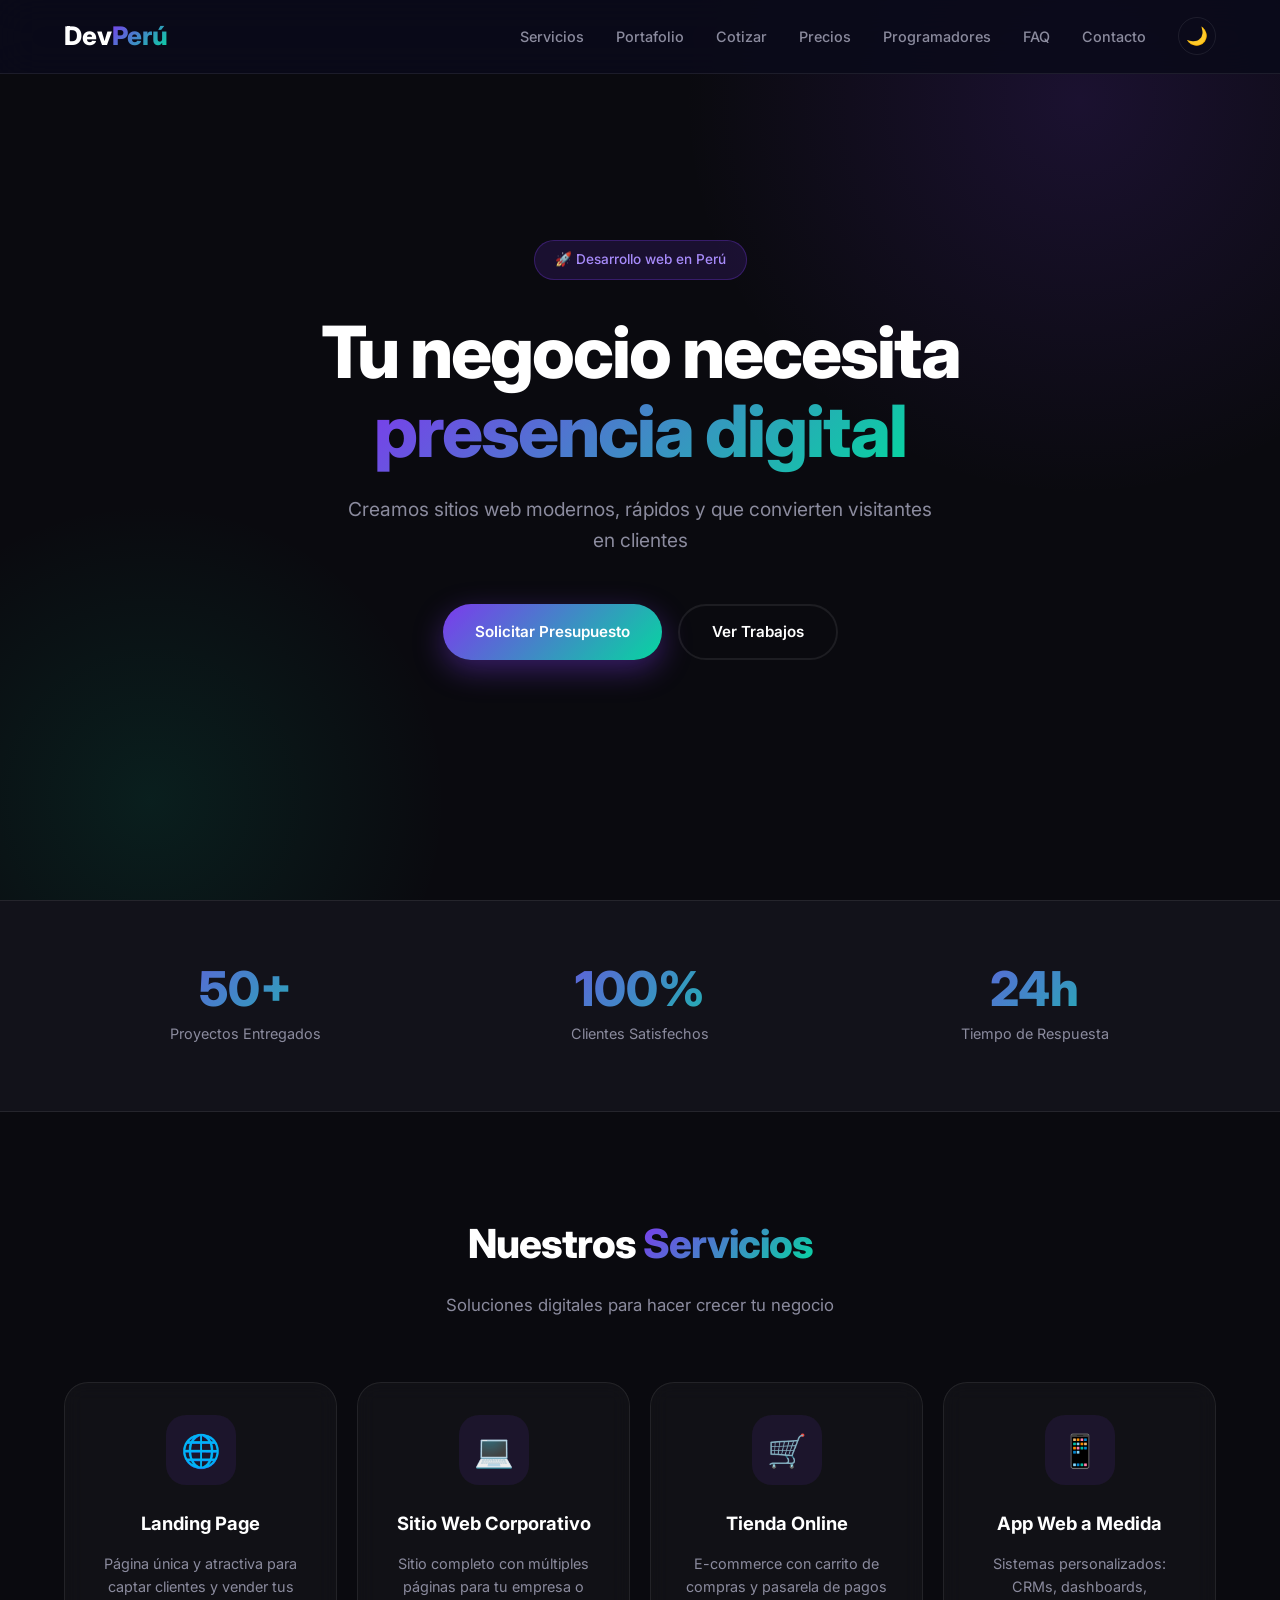
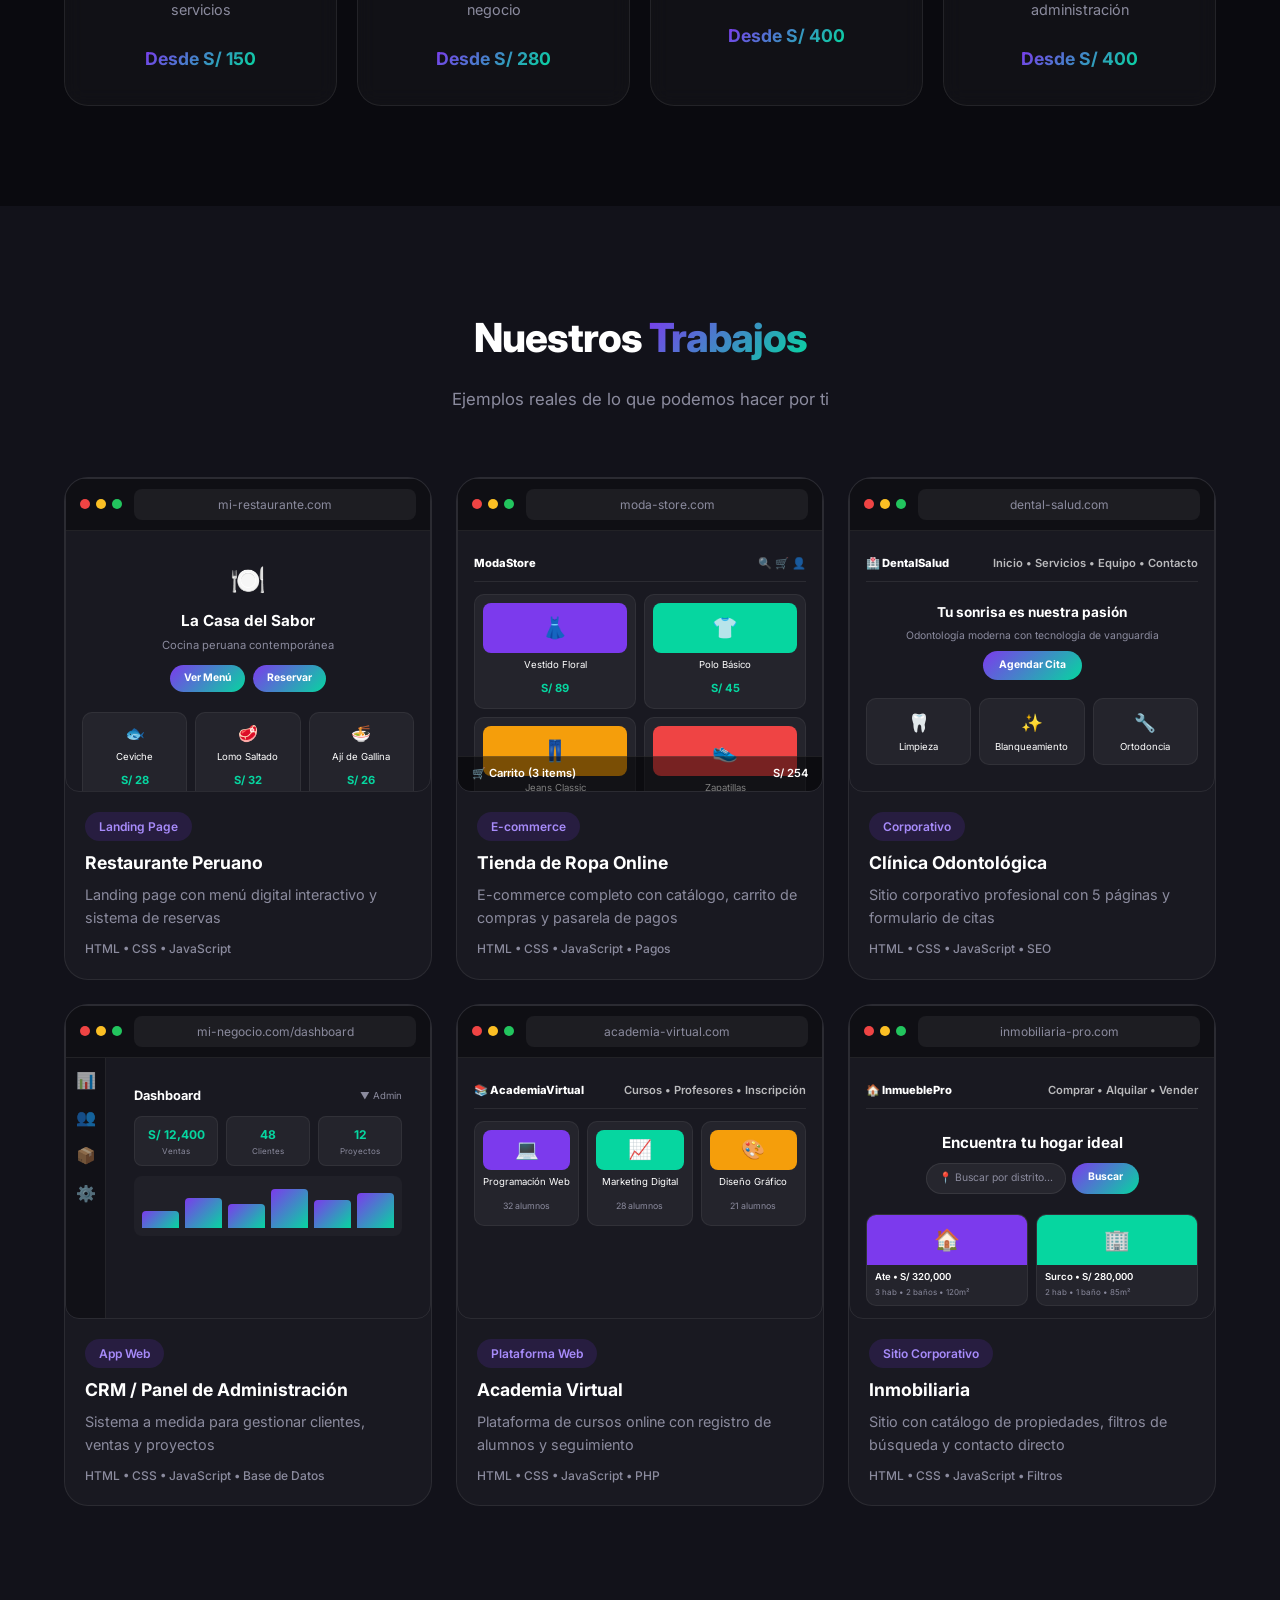
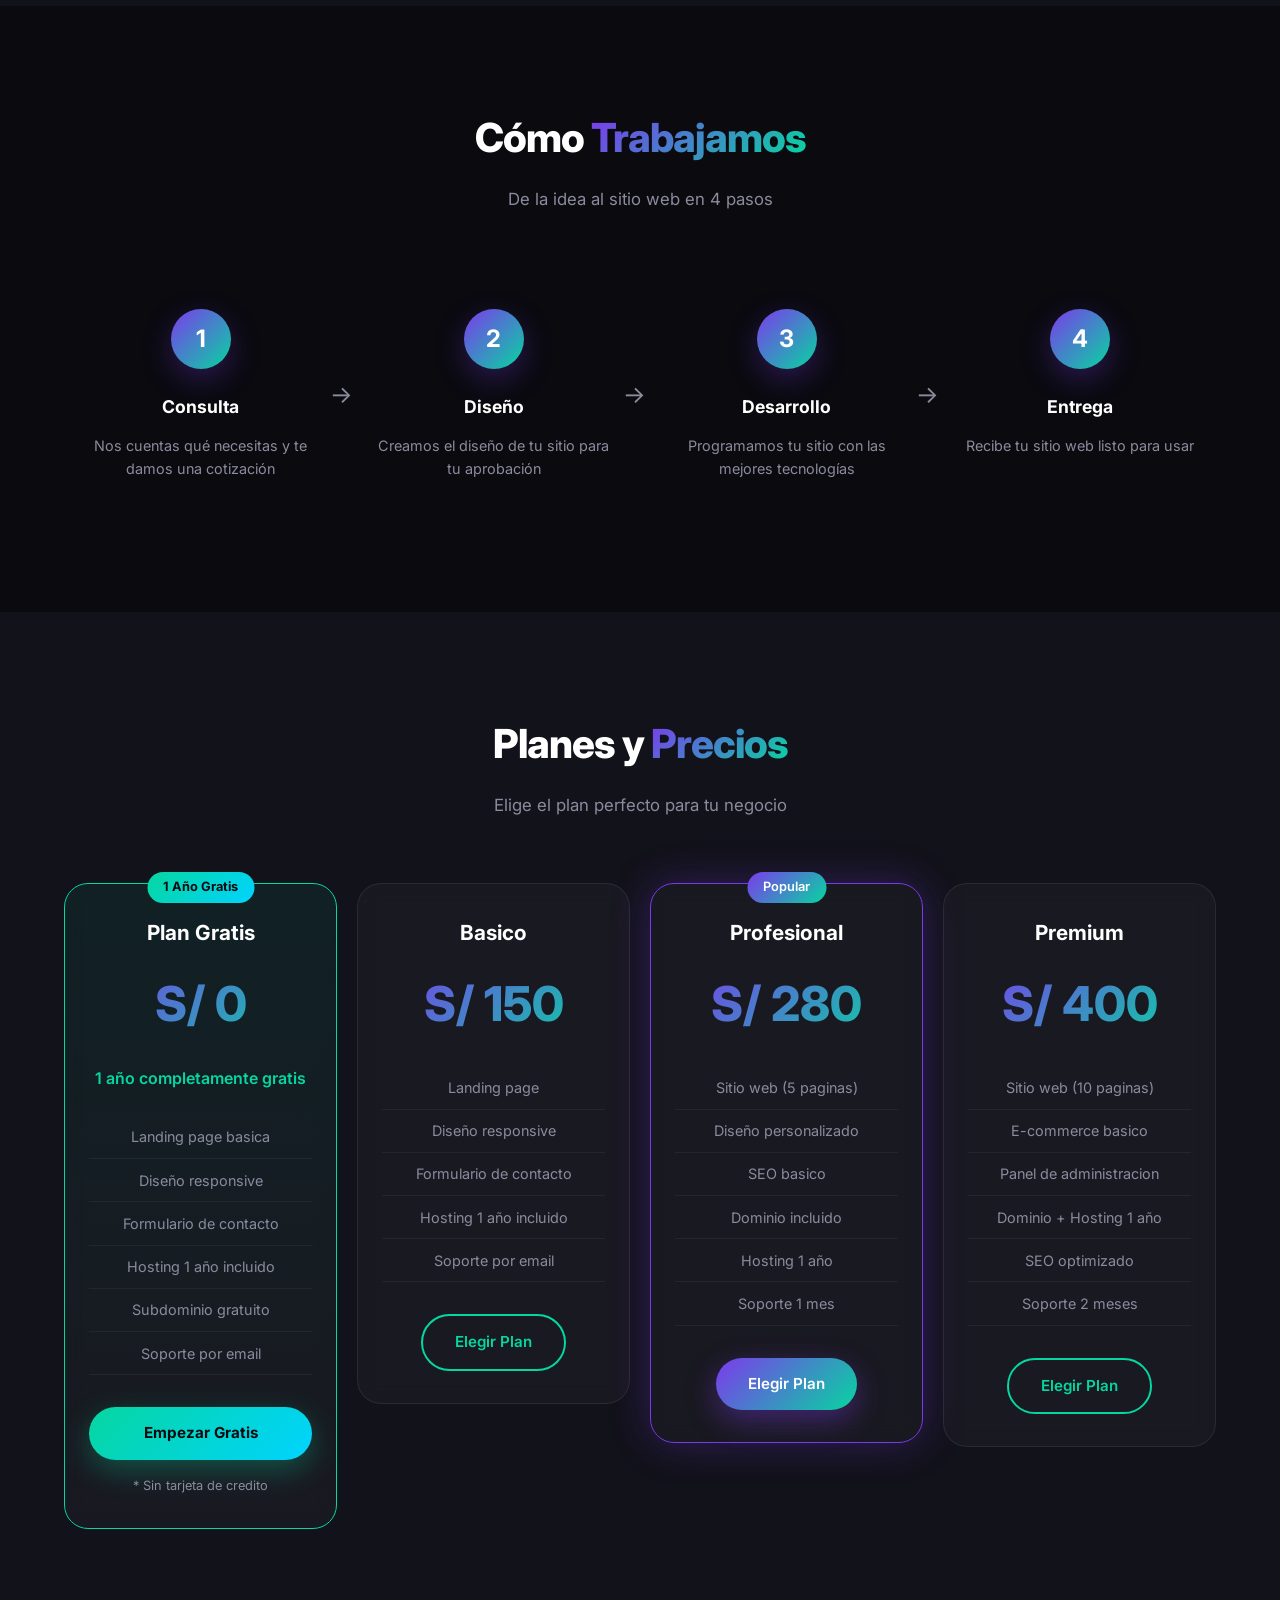
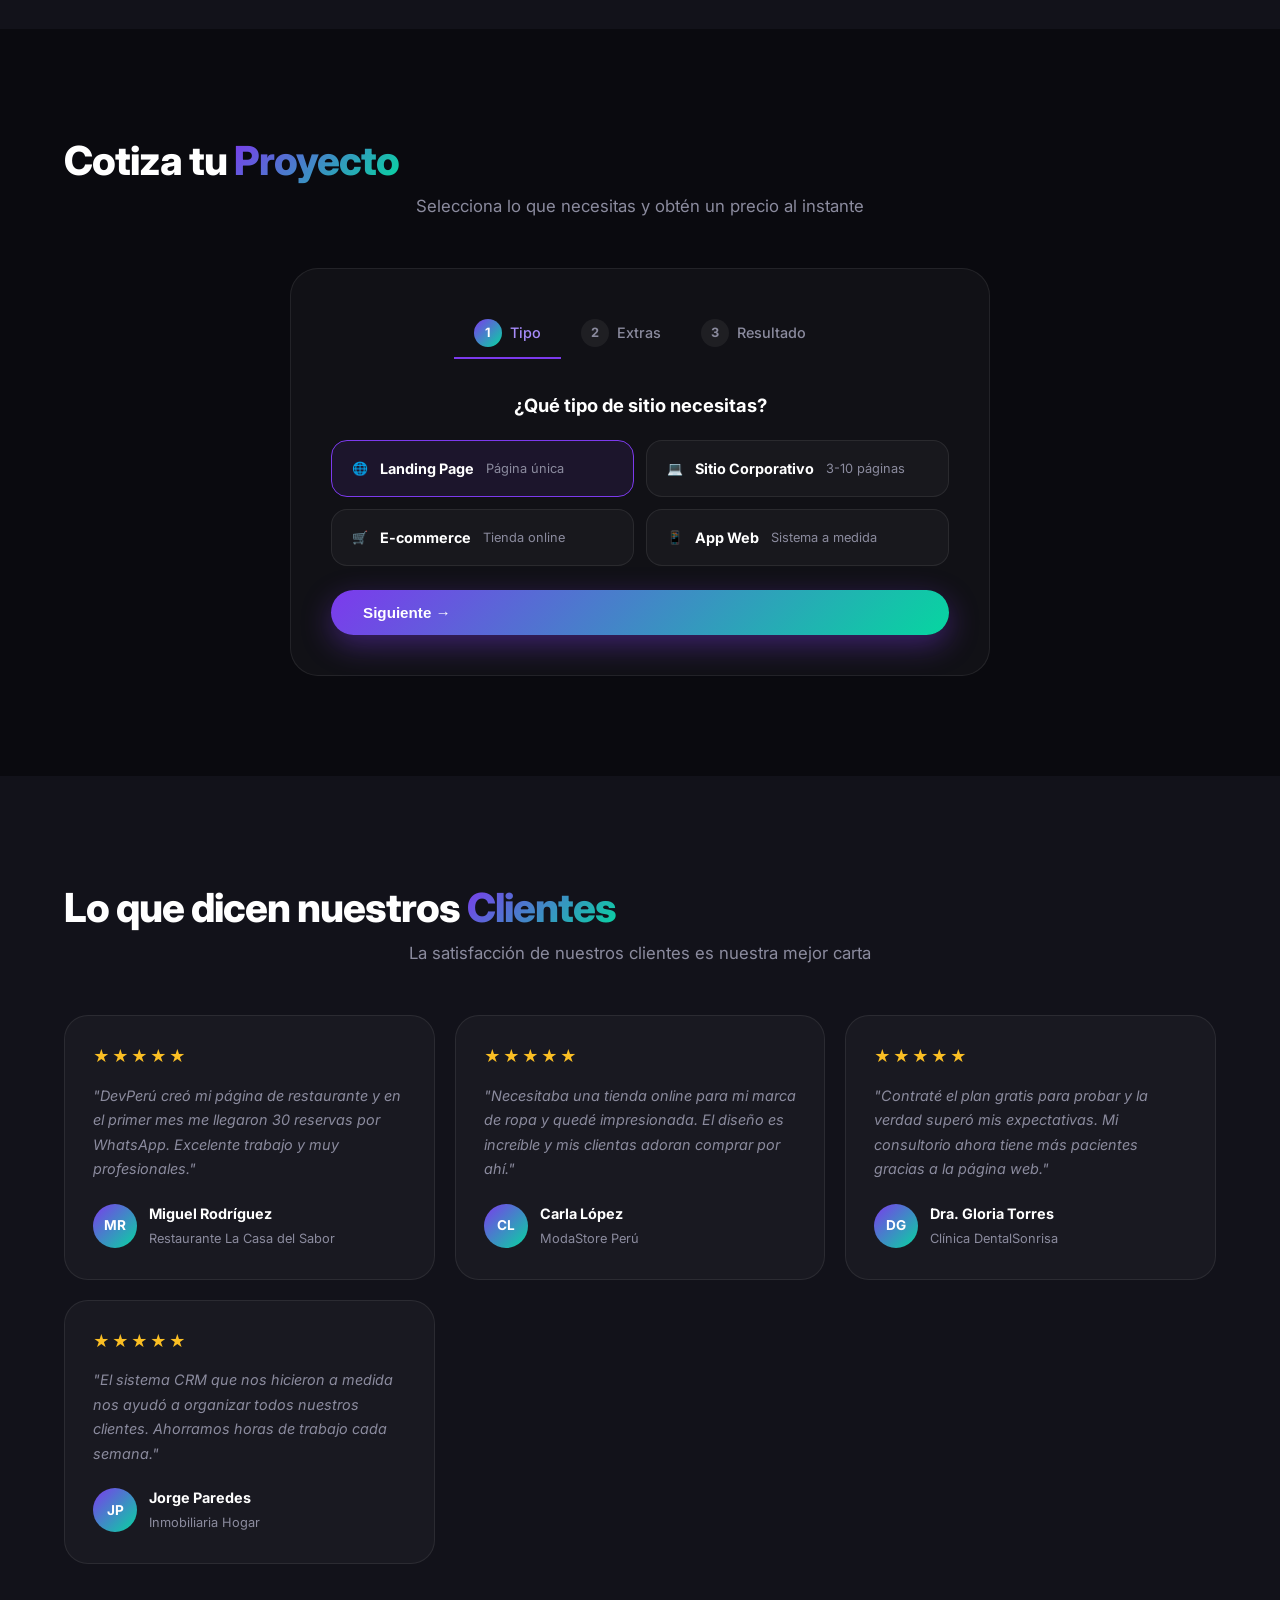
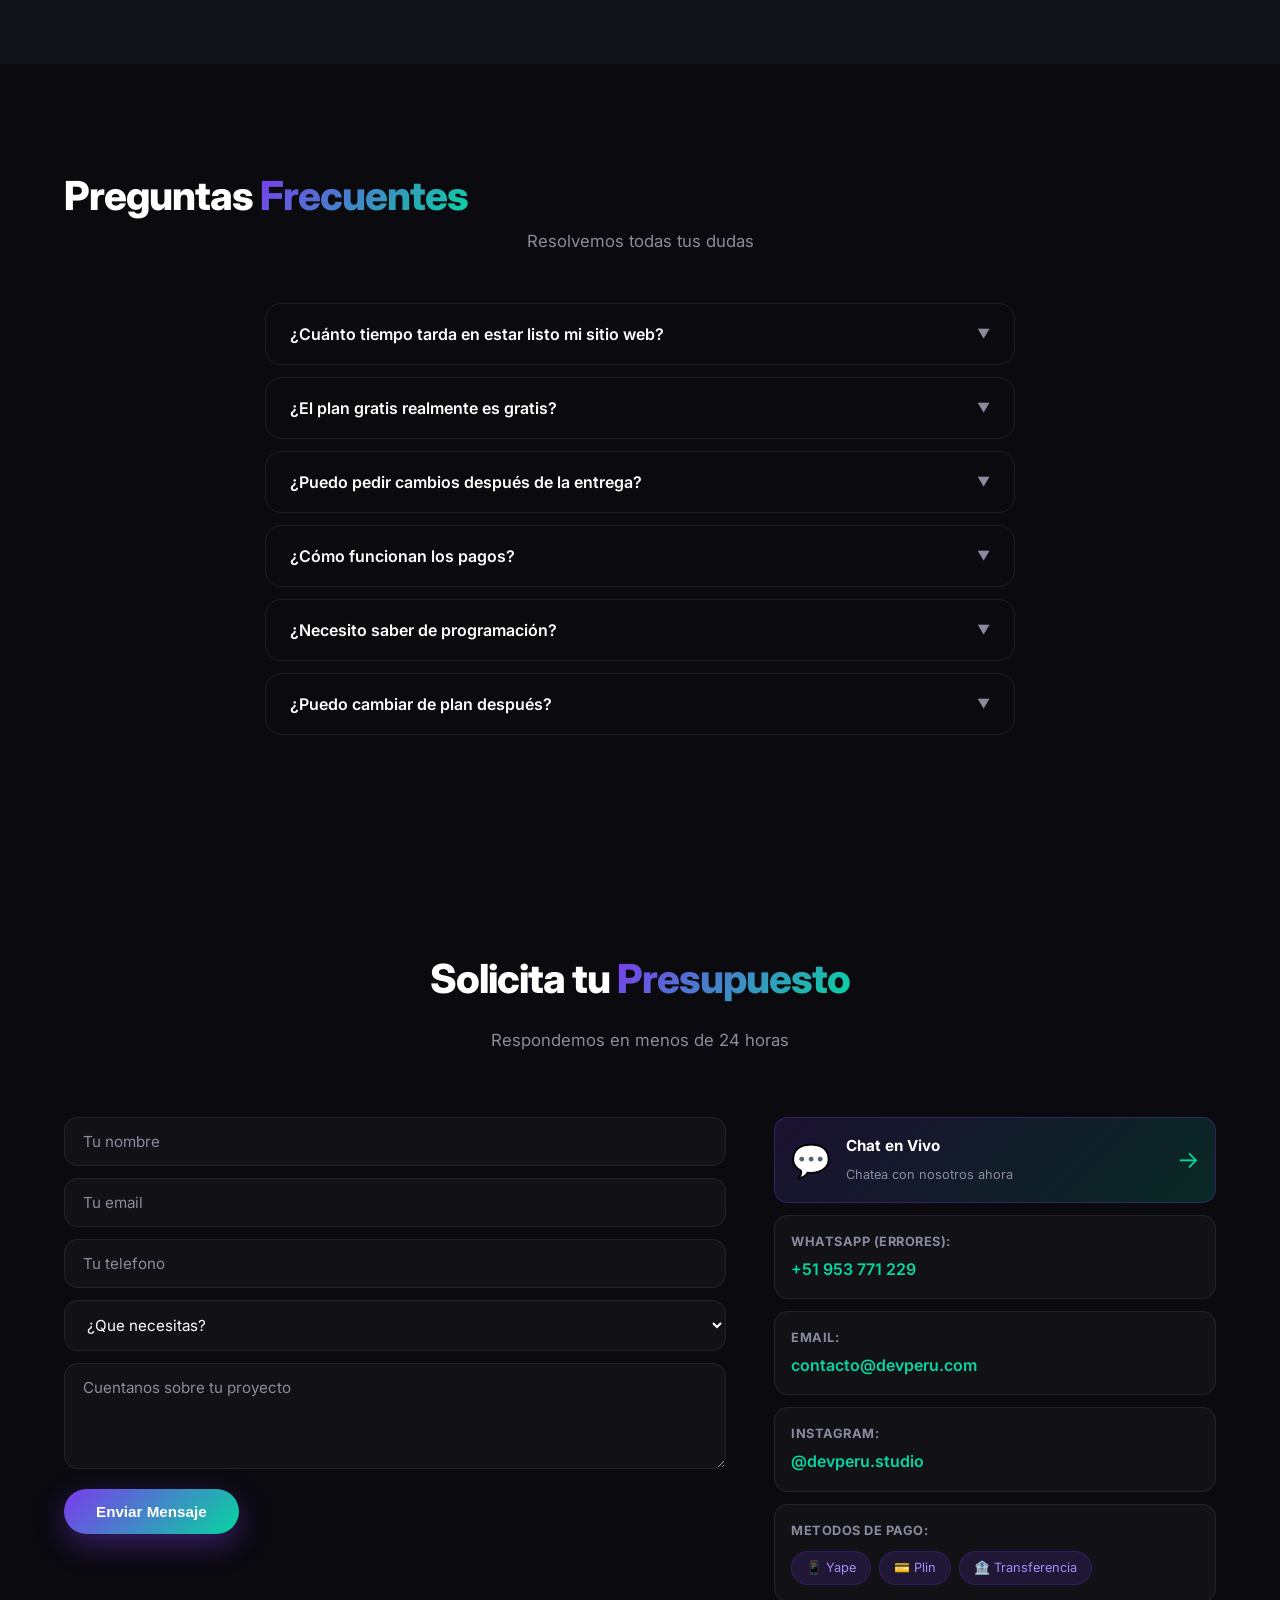
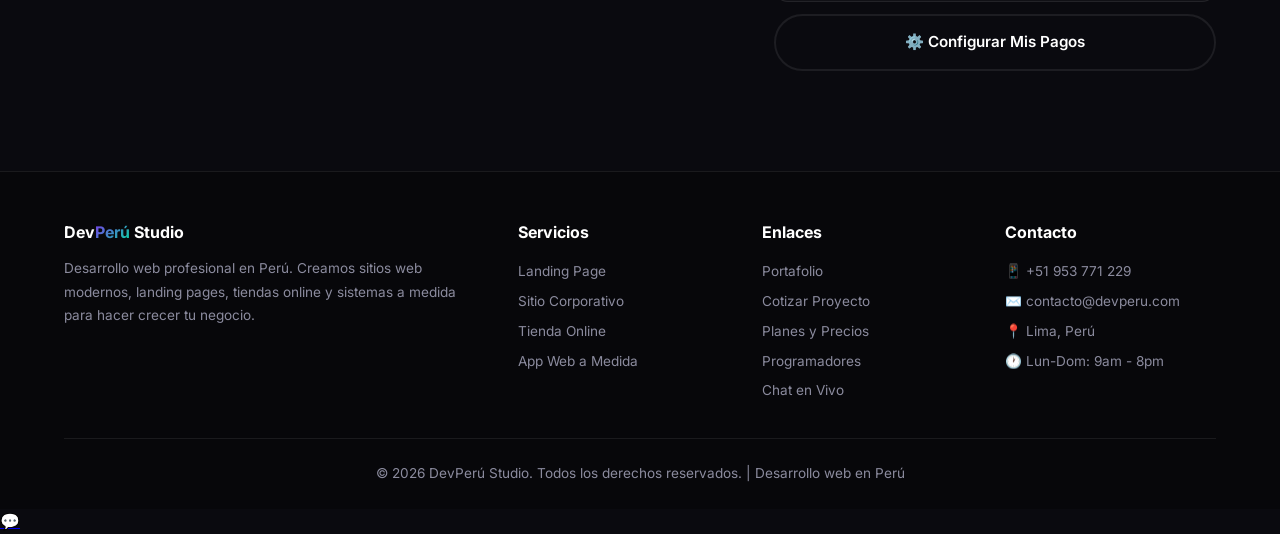
<file: index.html>
<!DOCTYPE html>
<html lang="es">
<head>
    <meta charset="UTF-8">
    <meta name="viewport" content="width=device-width, initial-scale=1.0">
    <title>DevPerú Studio - Desarrollo Web Profesional en Perú | Páginas Web y E-commerce</title>
    <meta name="description" content="Creamos sitios web profesionales, landing pages, tiendas online y sistemas a medida en Perú. Desde S/ 0 con el plan gratis. Presencia digital para tu negocio.">
    <meta name="keywords" content="desarrollo web peru, página web peru, landing page peru, tienda online peru, e-commerce peru, sitio web profesional, crear página web, diseño web lima, desarrollo web peru precio">
    <meta name="author" content="DevPerú Studio">
    <meta name="robots" content="index, follow">
    <link rel="canonical" href="https://devperu-studio.surge.sh/">

    <!-- Open Graph / Facebook -->
    <meta property="og:type" content="website">
    <meta property="og:url" content="https://devperu-studio.surge.sh/">
    <meta property="og:title" content="DevPerú Studio - Desarrollo Web Profesional en Perú">
    <meta property="og:description" content="Creamos sitios web profesionales, landing pages, tiendas online y sistemas a medida en Perú. Desde S/ 0.">
    <meta property="og:image" content="https://devperu-studio.surge.sh/og-image.png">
    <meta property="og:locale" content="es_PE">
    <meta property="og:site_name" content="DevPerú Studio">

    <!-- Twitter -->
    <meta name="twitter:card" content="summary_large_image">
    <meta name="twitter:url" content="https://devperu-studio.surge.sh/">
    <meta name="twitter:title" content="DevPerú Studio - Desarrollo Web Profesional en Perú">
    <meta name="twitter:description" content="Creamos sitios web profesionales, landing pages, tiendas online y sistemas a medida en Perú.">
    <meta name="twitter:image" content="https://devperu-studio.surge.sh/og-image.png">

    <!-- Geo -->
    <meta name="geo.region" content="PE-LIM">
    <meta name="geo.placename" content="Lima">
    <meta name="geo.position" content="-12.0464;-77.0428">
    <meta name="ICBM" content="-12.0464, -77.0428">

    <!-- Structured Data -->
    <script type="application/ld+json">
    {
        "@context": "https://schema.org",
        "@type": "LocalBusiness",
        "name": "DevPerú Studio",
        "description": "Desarrollo web profesional en Perú. Landing pages, sitios corporativos, e-commerce y sistemas a medida.",
        "url": "https://devperu-studio.surge.sh",
        "telephone": "+51953771229",
        "email": "contacto@devperu.com",
        "address": {
            "@type": "PostalAddress",
            "addressLocality": "Lima",
            "addressRegion": "Lima",
            "addressCountry": "PE"
        },
        "geo": {
            "@type": "GeoCoordinates",
            "latitude": -12.0464,
            "longitude": -77.0428
        },
        "priceRange": "S/0 - S/400",
        "openingHours": "Mo-Su 09:00-20:00",
        "sameAs": [
            "https://www.instagram.com/devperu.studio"
        ],
        "aggregateRating": {
            "@type": "AggregateRating",
            "ratingValue": "5",
            "reviewCount": "50"
        },
        "hasOfferCatalog": {
            "@type": "OfferCatalog",
            "name": "Servicios de Desarrollo Web",
            "itemListElement": [
                {
                    "@type": "Offer",
                    "itemOffered": {
                        "@type": "Service",
                        "name": "Landing Page",
                        "description": "Página web única y profesional para captar clientes"
                    },
                    "price": "150",
                    "priceCurrency": "PEN"
                },
                {
                    "@type": "Offer",
                    "itemOffered": {
                        "@type": "Service",
                        "name": "Sitio Corporativo",
                        "description": "Sitio web profesional con múltiples páginas"
                    },
                    "price": "280",
                    "priceCurrency": "PEN"
                },
                {
                    "@type": "Offer",
                    "itemOffered": {
                        "@type": "Service",
                        "name": "Tienda Online",
                        "description": "E-commerce con carrito de compras y pasarela de pagos"
                    },
                    "price": "400",
                    "priceCurrency": "PEN"
                }
            ]
        }
    }
    </script>

    <!-- FAQ Structured Data -->
    <script type="application/ld+json">
    {
        "@context": "https://schema.org",
        "@type": "FAQPage",
        "mainEntity": [
            {
                "@type": "Question",
                "name": "¿Cuánto tiempo tarda en estar listo mi sitio web?",
                "acceptedAnswer": {
                    "@type": "Answer",
                    "text": "Una Landing Page en 3-5 días, un sitio corporativo en 7-10 días, y un e-commerce en 10-15 días."
                }
            },
            {
                "@type": "Question",
                "name": "¿El plan gratis realmente es gratis?",
                "acceptedAnswer": {
                    "@type": "Answer",
                    "text": "Sí, 100% gratis por 1 año completo. Incluye hosting, subdominio y soporte básico. No pedimos tarjeta de crédito."
                }
            },
            {
                "@type": "Question",
                "name": "¿Cómo funcionan los pagos?",
                "acceptedAnswer": {
                    "@type": "Answer",
                    "text": "Aceptamos Yape, Plin, transferencia bancaria y efectivo. El pago se realiza directamente al programador."
                }
            }
        ]
    }
    </script>

    <link rel="stylesheet" href="styles.css">
    <link href="https://fonts.googleapis.com/css2?family=Inter:wght@400;500;600;700;800&display=swap" rel="stylesheet">
</head>
<body>
    <header class="header">
        <div class="container">
            <a href="#" class="logo">Dev<span>Perú</span></a>
            <nav class="nav">
                <a href="#servicios">Servicios</a>
                <a href="#portafolio">Portafolio</a>
                <a href="#cotizador">Cotizar</a>
                <a href="#precios">Precios</a>
                <a href="developers.html">Programadores</a>
                <a href="#faq">FAQ</a>
                <a href="#contacto">Contacto</a>
                <button class="theme-toggle" id="themeToggle" title="Cambiar tema">🌙</button>
            </nav>
            <button class="menu-btn" id="menuBtn">☰</button>
        </div>
    </header>

    <section class="hero">
        <div class="hero-content">
            <div class="hero-badge">🚀 Desarrollo web en Perú</div>
            <h1>Tu negocio necesita<br><span>presencia digital</span></h1>
            <p>Creamos sitios web modernos, rápidos y que convierten visitantes en clientes</p>
            <div class="hero-buttons">
                <a href="#contacto" class="btn btn-primary">Solicitar Presupuesto</a>
                <a href="#portafolio" class="btn btn-secondary">Ver Trabajos</a>
            </div>
        </div>
    </section>

    <section class="stats">
        <div class="container">
            <div class="stat">
                <span class="stat-number">50+</span>
                <span class="stat-label">Proyectos Entregados</span>
            </div>
            <div class="stat">
                <span class="stat-number">100%</span>
                <span class="stat-label">Clientes Satisfechos</span>
            </div>
            <div class="stat">
                <span class="stat-number">24h</span>
                <span class="stat-label">Tiempo de Respuesta</span>
            </div>
        </div>
    </section>

    <section class="servicios" id="servicios">
        <div class="container">
            <h2>Nuestros <span>Servicios</span></h2>
            <p style="text-align:center;color:var(--gray);margin-bottom:4rem;font-size:1.05rem">Soluciones digitales para hacer crecer tu negocio</p>
            <div class="servicios-grid">
                <div class="servicio-card">
                    <div class="servicio-icon">🌐</div>
                    <h3>Landing Page</h3>
                    <p>Página única y atractiva para captar clientes y vender tus servicios</p>
                    <span class="servicio-price">Desde S/ 150</span>
                </div>
                <div class="servicio-card">
                    <div class="servicio-icon">💻</div>
                    <h3>Sitio Web Corporativo</h3>
                    <p>Sitio completo con múltiples páginas para tu empresa o negocio</p>
                    <span class="servicio-price">Desde S/ 280</span>
                </div>
                <div class="servicio-card">
                    <div class="servicio-icon">🛒</div>
                    <h3>Tienda Online</h3>
                    <p>E-commerce con carrito de compras y pasarela de pagos</p>
                    <span class="servicio-price">Desde S/ 400</span>
                </div>
                <div class="servicio-card">
                    <div class="servicio-icon">📱</div>
                    <h3>App Web a Medida</h3>
                    <p>Sistemas personalizados: CRMs, dashboards, administración</p>
                    <span class="servicio-price">Desde S/ 400</span>
                </div>
            </div>
        </div>
    </section>

    <section class="portafolio" id="portafolio">
        <div class="container">
            <h2>Nuestros <span>Trabajos</span></h2>
            <p style="text-align:center;color:var(--gray);margin-bottom:4rem;font-size:1.05rem">Ejemplos reales de lo que podemos hacer por ti</p>
            <div class="portfolio-grid">

                <div class="portfolio-card">
                    <div class="portfolio-browser">
                        <div class="browser-bar">
                            <span class="browser-dots"><i></i><i></i><i></i></span>
                            <span class="browser-url">mi-restaurante.com</span>
                        </div>
                        <div class="browser-preview restaurant-preview">
                            <div class="preview-hero-text">
                                <span class="preview-emoji">🍽️</span>
                                <h4>La Casa del Sabor</h4>
                                <p>Cocina peruana contemporánea</p>
                                <div class="preview-btns"><span>Ver Menú</span><span>Reservar</span></div>
                            </div>
                            <div class="preview-menu-grid">
                                <div class="preview-menu-item"><span>🐟</span><p>Ceviche</p><span class="preview-price">S/ 28</span></div>
                                <div class="preview-menu-item"><span>🥩</span><p>Lomo Saltado</p><span class="preview-price">S/ 32</span></div>
                                <div class="preview-menu-item"><span>🍜</span><p>Ají de Gallina</p><span class="preview-price">S/ 26</span></div>
                            </div>
                        </div>
                    </div>
                    <div class="portfolio-info">
                        <span class="portfolio-tag">Landing Page</span>
                        <h4>Restaurante Peruano</h4>
                        <p>Landing page con menú digital interactivo y sistema de reservas</p>
                        <span class="portfolio-tech">HTML • CSS • JavaScript</span>
                    </div>
                </div>

                <div class="portfolio-card">
                    <div class="portfolio-browser">
                        <div class="browser-bar">
                            <span class="browser-dots"><i></i><i></i><i></i></span>
                            <span class="browser-url">moda-store.com</span>
                        </div>
                        <div class="browser-preview ecommerce-preview">
                            <div class="preview-nav-bar"><span>ModaStore</span><span>🔍 🛒 👤</span></div>
                            <div class="preview-product-grid">
                                <div class="preview-product"><div class="preview-product-img" style="background:#7c3aed">👗</div><p>Vestido Floral</p><span class="preview-price">S/ 89</span></div>
                                <div class="preview-product"><div class="preview-product-img" style="background:#06d6a0">👕</div><p>Polo Básico</p><span class="preview-price">S/ 45</span></div>
                                <div class="preview-product"><div class="preview-product-img" style="background:#f59e0b">👖</div><p>Jeans Classic</p><span class="preview-price">S/ 79</span></div>
                                <div class="preview-product"><div class="preview-product-img" style="background:#ef4444">👟</div><p>Zapatillas</p><span class="preview-price">S/ 120</span></div>
                            </div>
                            <div class="preview-cart-bar"><span>🛒 Carrito (3 items)</span><span>S/ 254</span></div>
                        </div>
                    </div>
                    <div class="portfolio-info">
                        <span class="portfolio-tag">E-commerce</span>
                        <h4>Tienda de Ropa Online</h4>
                        <p>E-commerce completo con catálogo, carrito de compras y pasarela de pagos</p>
                        <span class="portfolio-tech">HTML • CSS • JavaScript • Pagos</span>
                    </div>
                </div>

                <div class="portfolio-card">
                    <div class="portfolio-browser">
                        <div class="browser-bar">
                            <span class="browser-dots"><i></i><i></i><i></i></span>
                            <span class="browser-url">dental-salud.com</span>
                        </div>
                        <div class="browser-preview corporate-preview">
                            <div class="preview-nav-bar"><span>🏥 DentalSalud</span><span>Inicio • Servicios • Equipo • Contacto</span></div>
                            <div class="preview-corporate-hero">
                                <div class="preview-corporate-text">
                                    <h4>Tu sonrisa es nuestra pasión</h4>
                                    <p>Odontología moderna con tecnología de vanguardia</p>
                                    <span class="preview-btn">Agendar Cita</span>
                                </div>
                                <div class="preview-corporate-services">
                                    <div class="preview-service"><span>🦷</span><p>Limpieza</p></div>
                                    <div class="preview-service"><span>✨</span><p>Blanqueamiento</p></div>
                                    <div class="preview-service"><span>🔧</span><p>Ortodoncia</p></div>
                                </div>
                            </div>
                        </div>
                    </div>
                    <div class="portfolio-info">
                        <span class="portfolio-tag">Corporativo</span>
                        <h4>Clínica Odontológica</h4>
                        <p>Sitio corporativo profesional con 5 páginas y formulario de citas</p>
                        <span class="portfolio-tech">HTML • CSS • JavaScript • SEO</span>
                    </div>
                </div>

                <div class="portfolio-card">
                    <div class="portfolio-browser">
                        <div class="browser-bar">
                            <span class="browser-dots"><i></i><i></i><i></i></span>
                            <span class="browser-url">mi-negocio.com/dashboard</span>
                        </div>
                        <div class="browser-preview dashboard-preview">
                            <div class="preview-sidebar"><span>📊</span><span>👥</span><span>📦</span><span>⚙️</span></div>
                            <div class="preview-dashboard-content">
                                <div class="preview-dash-header"><h4>Dashboard</h4><span>▼ Admin</span></div>
                                <div class="preview-stats-row">
                                    <div class="preview-stat-card"><span>S/ 12,400</span><p>Ventas</p></div>
                                    <div class="preview-stat-card"><span>48</span><p>Clientes</p></div>
                                    <div class="preview-stat-card"><span>12</span><p>Proyectos</p></div>
                                </div>
                                <div class="preview-chart-placeholder">
                                    <div class="preview-bar" style="height:40%"></div>
                                    <div class="preview-bar" style="height:70%"></div>
                                    <div class="preview-bar" style="height:55%"></div>
                                    <div class="preview-bar" style="height:90%"></div>
                                    <div class="preview-bar" style="height:65%"></div>
                                    <div class="preview-bar" style="height:80%"></div>
                                </div>
                            </div>
                        </div>
                    </div>
                    <div class="portfolio-info">
                        <span class="portfolio-tag">App Web</span>
                        <h4>CRM / Panel de Administración</h4>
                        <p>Sistema a medida para gestionar clientes, ventas y proyectos</p>
                        <span class="portfolio-tech">HTML • CSS • JavaScript • Base de Datos</span>
                    </div>
                </div>

                <div class="portfolio-card">
                    <div class="portfolio-browser">
                        <div class="browser-bar">
                            <span class="browser-dots"><i></i><i></i><i></i></span>
                            <span class="browser-url">academia-virtual.com</span>
                        </div>
                        <div class="browser-preview academia-preview">
                            <div class="preview-nav-bar"><span>📚 AcademiaVirtual</span><span>Cursos • Profesores • Inscripción</span></div>
                            <div class="preview-courses-grid">
                                <div class="preview-course"><div class="preview-course-img" style="background:#7c3aed">💻</div><p>Programación Web</p><span>32 alumnos</span></div>
                                <div class="preview-course"><div class="preview-course-img" style="background:#06d6a0">📈</div><p>Marketing Digital</p><span>28 alumnos</span></div>
                                <div class="preview-course"><div class="preview-course-img" style="background:#f59e0b">🎨</div><p>Diseño Gráfico</p><span>21 alumnos</span></div>
                            </div>
                        </div>
                    </div>
                    <div class="portfolio-info">
                        <span class="portfolio-tag">Plataforma Web</span>
                        <h4>Academia Virtual</h4>
                        <p>Plataforma de cursos online con registro de alumnos y seguimiento</p>
                        <span class="portfolio-tech">HTML • CSS • JavaScript • PHP</span>
                    </div>
                </div>

                <div class="portfolio-card">
                    <div class="portfolio-browser">
                        <div class="browser-bar">
                            <span class="browser-dots"><i></i><i></i><i></i></span>
                            <span class="browser-url">inmobiliaria-pro.com</span>
                        </div>
                        <div class="browser-preview inmueble-preview">
                            <div class="preview-nav-bar"><span>🏠 InmueblePro</span><span>Comprar • Alquilar • Vender</span></div>
                            <div class="preview-hero-text">
                                <h4>Encuentra tu hogar ideal</h4>
                                <div class="preview-search-bar"><span>📍 Buscar por distrito...</span><span class="preview-btn">Buscar</span></div>
                            </div>
                            <div class="preview-properties-grid">
                                <div class="preview-property"><div class="preview-property-img" style="background:#7c3aed">🏠</div><p>Ate • S/ 320,000</p><span>3 hab • 2 baños • 120m²</span></div>
                                <div class="preview-property"><div class="preview-property-img" style="background:#06d6a0">🏢</div><p>Surco • S/ 280,000</p><span>2 hab • 1 baño • 85m²</span></div>
                            </div>
                        </div>
                    </div>
                    <div class="portfolio-info">
                        <span class="portfolio-tag">Sitio Corporativo</span>
                        <h4>Inmobiliaria</h4>
                        <p>Sitio con catálogo de propiedades, filtros de búsqueda y contacto directo</p>
                        <span class="portfolio-tech">HTML • CSS • JavaScript • Filtros</span>
                    </div>
                </div>

            </div>
        </div>
    </section>

    <section class="proceso" id="proceso">
        <div class="container">
            <h2>Cómo <span>Trabajamos</span></h2>
            <p style="text-align:center;color:var(--gray);margin-bottom:4rem;font-size:1.05rem">De la idea al sitio web en 4 pasos</p>
            <div class="proceso-steps">
                <div class="step">
                    <span class="step-number">1</span>
                    <h3>Consulta</h3>
                    <p>Nos cuentas qué necesitas y te damos una cotización</p>
                </div>
                <div class="step">
                    <span class="step-number">2</span>
                    <h3>Diseño</h3>
                    <p>Creamos el diseño de tu sitio para tu aprobación</p>
                </div>
                <div class="step">
                    <span class="step-number">3</span>
                    <h3>Desarrollo</h3>
                    <p>Programamos tu sitio con las mejores tecnologías</p>
                </div>
                <div class="step">
                    <span class="step-number">4</span>
                    <h3>Entrega</h3>
                    <p>Recibe tu sitio web listo para usar</p>
                </div>
            </div>
        </div>
    </section>

    <section class="precios" id="precios">
        <div class="container">
            <h2>Planes y <span>Precios</span></h2>
            <p style="text-align:center;color:var(--gray);margin-bottom:4rem;font-size:1.05rem">Elige el plan perfecto para tu negocio</p>
            <div class="precios-grid">
                <div class="precio-card free">
                    <span class="badge-free">1 Año Gratis</span>
                    <h3>Plan Gratis</h3>
                    <div class="precio">S/ 0</div>
                    <p class="precio-detail">1 año completamente gratis</p>
                    <ul>
                        <li>Landing page basica</li>
                        <li>Diseño responsive</li>
                        <li>Formulario de contacto</li>
                        <li>Hosting 1 año incluido</li>
                        <li>Subdominio gratuito</li>
                        <li>Soporte por email</li>
                    </ul>
                    <a href="#contacto" class="btn btn-free">Empezar Gratis</a>
                    <p class="precio-note">* Sin tarjeta de credito</p>
                </div>
                <div class="precio-card">
                    <h3>Basico</h3>
                    <div class="precio">S/ 150</div>
                    <ul>
                        <li>Landing page</li>
                        <li>Diseño responsive</li>
                        <li>Formulario de contacto</li>
                        <li>Hosting 1 año incluido</li>
                        <li>Soporte por email</li>
                    </ul>
                    <a href="#contacto" class="btn btn-outline">Elegir Plan</a>
                </div>
                <div class="precio-card featured">
                    <span class="badge">Popular</span>
                    <h3>Profesional</h3>
                    <div class="precio">S/ 280</div>
                    <ul>
                        <li>Sitio web (5 paginas)</li>
                        <li>Diseño personalizado</li>
                        <li>SEO basico</li>
                        <li>Dominio incluido</li>
                        <li>Hosting 1 año</li>
                        <li>Soporte 1 mes</li>
                    </ul>
                    <a href="#contacto" class="btn btn-primary">Elegir Plan</a>
                </div>
                <div class="precio-card">
                    <h3>Premium</h3>
                    <div class="precio">S/ 400</div>
                    <ul>
                        <li>Sitio web (10 paginas)</li>
                        <li>E-commerce basico</li>
                        <li>Panel de administracion</li>
                        <li>Dominio + Hosting 1 año</li>
                        <li>SEO optimizado</li>
                        <li>Soporte 2 meses</li>
                    </ul>
                    <a href="#contacto" class="btn btn-outline">Elegir Plan</a>
                </div>
            </div>
        </div>
    </section>

    <section class="cotizador" id="cotizador">
        <div class="container">
            <h2>Cotiza tu <span>Proyecto</span></h2>
            <p style="text-align:center;color:var(--gray);margin-bottom:3rem;font-size:1.05rem">Selecciona lo que necesitas y obtén un precio al instante</p>
            <div class="cotizador-card">
                <div class="cotizador-steps">
                    <div class="cot-step active" data-step="1"><span>1</span> Tipo</div>
                    <div class="cot-step" data-step="2"><span>2</span> Extras</div>
                    <div class="cot-step" data-step="3"><span>3</span> Resultado</div>
                </div>

                <div class="cot-panel" id="cotStep1">
                    <h3>¿Qué tipo de sitio necesitas?</h3>
                    <div class="cot-options">
                        <label class="cot-option"><input type="radio" name="tipo" value="landing" checked><div class="cot-option-content"><span class="cot-icon">🌐</span><strong>Landing Page</strong><span>Página única</span></div></label>
                        <label class="cot-option"><input type="radio" name="tipo" value="corporativo"><div class="cot-option-content"><span class="cot-icon">💻</span><strong>Sitio Corporativo</strong><span>3-10 páginas</span></div></label>
                        <label class="cot-option"><input type="radio" name="tipo" value="ecommerce"><div class="cot-option-content"><span class="cot-icon">🛒</span><strong>E-commerce</strong><span>Tienda online</span></div></label>
                        <label class="cot-option"><input type="radio" name="tipo" value="app"><div class="cot-option-content"><span class="cot-icon">📱</span><strong>App Web</strong><span>Sistema a medida</span></div></label>
                    </div>
                    <button class="btn btn-primary cot-next" onclick="cotNext(2)">Siguiente →</button>
                </div>

                <div class="cot-panel" id="cotStep2" style="display:none">
                    <h3>Funciones adicionales</h3>
                    <div class="cot-extras">
                        <label class="cot-extra"><input type="checkbox" id="extraSeo"><div><strong>🔍 SEO Básico</strong><span>Para que aparezcas en Google</span></div><span class="cot-extra-price">+S/ 50</span></label>
                        <label class="cot-extra"><input type="checkbox" id="extraForm"><div><strong>📝 Formulario Avanzado</strong><span>Formulario con validación y notificaciones</span></div><span class="cot-extra-price">+S/ 40</span></label>
                        <label class="cot-extra"><input type="checkbox" id="extraAnim"><div><strong>✨ Animaciones</strong><span>Efectos visuales y transiciones</span></div><span class="cot-extra-price">+S/ 60</span></label>
                        <label class="cot-extra"><input type="checkbox" id="extraAdmin"><div><strong>⚙️ Panel Admin</strong><span>Para gestionar tu contenido</span></div><span class="cot-extra-price">+S/ 120</span></label>
                        <label class="cot-extra"><input type="checkbox" id="extraMulti"><div><strong>🌐 Multi-idioma</strong><span>Español + Inglés</span></div><span class="cot-extra-price">+S/ 80</span></label>
                        <label class="cot-extra"><input type="checkbox" id="extraChat"><div><strong>💬 Chat en Vivo</strong><span>Chat con tus clientes</span></div><span class="cot-extra-price">+S/ 50</span></label>
                    </div>
                    <div class="cot-nav-btns">
                        <button class="btn btn-secondary" onclick="cotNext(1)">← Atrás</button>
                        <button class="btn btn-primary" onclick="cotNext(3)">Ver Precio →</button>
                    </div>
                </div>

                <div class="cot-panel" id="cotStep3" style="display:none">
                    <h3>Tu cotización personalizada</h3>
                    <div class="cot-result">
                        <div class="cot-result-type" id="cotResultType">Landing Page</div>
                        <div class="cot-result-extras" id="cotResultExtras"></div>
                        <div class="cot-result-divider"></div>
                        <div class="cot-result-total">
                            <span>Total estimado</span>
                            <div class="cot-result-price" id="cotResultPrice">S/ 150</div>
                            <span class="cot-result-note">* Precio final puede variar según complejidad</span>
                        </div>
                        <div class="cot-result-actions">
                            <a href="#contacto" class="btn btn-primary">Solicitar Presupuesto</a>
                            <a href="https://wa.me/51953771229?text=Hola,%20cotice%20un%20proyecto%20en%20su%20web" target="_blank" class="btn btn-secondary">💬 WhatsApp</a>
                        </div>
                    </div>
                    <button class="btn btn-secondary" onclick="cotNext(1)" style="margin-top:16px">🔄 Cotizar Otro Proyecto</button>
                </div>
            </div>
        </div>
    </section>

    <section class="testimonios" id="testimonios">
        <div class="container">
            <h2>Lo que dicen nuestros <span>Clientes</span></h2>
            <p style="text-align:center;color:var(--gray);margin-bottom:3rem;font-size:1.05rem">La satisfacción de nuestros clientes es nuestra mejor carta</p>
            <div class="testimonios-grid">
                <div class="testimonio-card">
                    <div class="testimonio-stars">★★★★★</div>
                    <p class="testimonio-text">"DevPerú creó mi página de restaurante y en el primer mes me llegaron 30 reservas por WhatsApp. Excelente trabajo y muy profesionales."</p>
                    <div class="testimonio-author">
                        <div class="testimonio-avatar">MR</div>
                        <div><strong>Miguel Rodríguez</strong><span>Restaurante La Casa del Sabor</span></div>
                    </div>
                </div>
                <div class="testimonio-card">
                    <div class="testimonio-stars">★★★★★</div>
                    <p class="testimonio-text">"Necesitaba una tienda online para mi marca de ropa y quedé impresionada. El diseño es increíble y mis clientas adoran comprar por ahí."</p>
                    <div class="testimonio-author">
                        <div class="testimonio-avatar">CL</div>
                        <div><strong>Carla López</strong><span>ModaStore Perú</span></div>
                    </div>
                </div>
                <div class="testimonio-card">
                    <div class="testimonio-stars">★★★★★</div>
                    <p class="testimonio-text">"Contraté el plan gratis para probar y la verdad superó mis expectativas. Mi consultorio ahora tiene más pacientes gracias a la página web."</p>
                    <div class="testimonio-author">
                        <div class="testimonio-avatar">DG</div>
                        <div><strong>Dra. Gloria Torres</strong><span>Clínica DentalSonrisa</span></div>
                    </div>
                </div>
                <div class="testimonio-card">
                    <div class="testimonio-stars">★★★★★</div>
                    <p class="testimonio-text">"El sistema CRM que nos hicieron a medida nos ayudó a organizar todos nuestros clientes. Ahorramos horas de trabajo cada semana."</p>
                    <div class="testimonio-author">
                        <div class="testimonio-avatar">JP</div>
                        <div><strong>Jorge Paredes</strong><span>Inmobiliaria Hogar</span></div>
                    </div>
                </div>
            </div>
        </div>
    </section>

    <section class="faq" id="faq">
        <div class="container">
            <h2>Preguntas <span>Frecuentes</span></h2>
            <p style="text-align:center;color:var(--gray);margin-bottom:3rem;font-size:1.05rem">Resolvemos todas tus dudas</p>
            <div class="faq-list">
                <div class="faq-item">
                    <button class="faq-question" onclick="toggleFaq(this)">¿Cuánto tiempo tarda en estar listo mi sitio web? <span class="faq-arrow">▼</span></button>
                    <div class="faq-answer"><p>Depende del plan: una Landing Page en 3-5 días, un sitio corporativo en 7-10 días, y un e-commerce en 10-15 días. Siempre te mantenemos informado del avance.</p></div>
                </div>
                <div class="faq-item">
                    <button class="faq-question" onclick="toggleFaq(this)">¿El plan gratis realmente es gratis? <span class="faq-arrow">▼</span></button>
                    <div class="faq-answer"><p>Sí, 100% gratis por 1 año completo. Incluye hosting, subdominio y soporte básico. No pedimos tarjeta de crédito ni datos de pago.</p></div>
                </div>
                <div class="faq-item">
                    <button class="faq-question" onclick="toggleFaq(this)">¿Puedo pedir cambios después de la entrega? <span class="faq-arrow">▼</span></button>
                    <div class="faq-answer"><p>¡Por supuesto! Incluimos revisiones durante el desarrollo. Después de la entrega, el plan Premium incluye 2 meses de soporte gratuito para ajustes menores.</p></div>
                </div>
                <div class="faq-item">
                    <button class="faq-question" onclick="toggleFaq(this)">¿Cómo funcionan los pagos? <span class="faq-arrow">▼</span></button>
                    <div class="faq-answer"><p>Aceptamos Yape, Plin, transferencia bancaria y efectivo. El pago se realiza directamente al programador. Puedes pagar en cuotas: 50% al inicio y 50% a la entrega.</p></div>
                </div>
                <div class="faq-item">
                    <button class="faq-question" onclick="toggleFaq(this)">¿Necesito saber de programación? <span class="faq-arrow">▼</span></button>
                    <div class="faq-answer"><p>No. Nosotros nos encargamos de todo. Tú solo cuéntanos qué necesitas y nosotros lo hacemos realidad. Te entramos todo listo para usar.</p></div>
                </div>
                <div class="faq-item">
                    <button class="faq-question" onclick="toggleFaq(this)">¿Puedo cambiar de plan después? <span class="faq-arrow">▼</span></button>
                    <div class="faq-answer"><p>Sí, puedes mejorar tu plan en cualquier momento. Solo pagas la diferencia. También puedes agregar funcionalidades adicionales por separado.</p></div>
                </div>
            </div>
        </div>
    </section>

    <section class="contacto" id="contacto">
        <div class="container">
            <h2>Solicita tu <span>Presupuesto</span></h2>
            <p style="text-align:center;color:var(--gray);margin-bottom:4rem;font-size:1.05rem">Respondemos en menos de 24 horas</p>
            <div class="contacto-content">
                <form class="contacto-form" id="contactForm">
                    <input type="text" name="nombre" placeholder="Tu nombre" required>
                    <input type="email" name="email" placeholder="Tu email" required>
                    <input type="tel" name="telefono" placeholder="Tu telefono">
                    <select name="servicio" required>
                        <option value="">¿Que necesitas?</option>
                        <option value="landing">Landing Page</option>
                        <option value="corporativo">Sitio Corporativo</option>
                        <option value="ecommerce">Tienda Online</option>
                        <option value="app">App Web a Medida</option>
                        <option value="otro">Otro</option>
                    </select>
                    <textarea name="mensaje" placeholder="Cuentanos sobre tu proyecto" rows="4"></textarea>
                    <button type="submit" class="btn btn-primary">Enviar Mensaje</button>
                </form>
                <div class="contacto-info">
                    <div class="chat-widget" onclick="window.location.href='chat.html'">
                        <span class="chat-widget-icon">💬</span>
                        <div class="chat-widget-text">
                            <strong>Chat en Vivo</strong>
                            <span>Chatea con nosotros ahora</span>
                        </div>
                        <span class="chat-widget-arrow">→</span>
                    </div>
                    <div class="info-item">
                        <strong>WhatsApp (errores):</strong>
                        <a href="https://wa.me/51953771229" target="_blank">+51 953 771 229</a>
                    </div>
                    <div class="info-item">
                        <strong>Email:</strong>
                        <a href="mailto:contacto@devperu.com">contacto@devperu.com</a>
                    </div>
                    <div class="info-item">
                        <strong>Instagram:</strong>
                        <a href="#">@devperu.studio</a>
                    </div>
                    <div class="payment-info">
                        <strong>Metodos de Pago:</strong>
                        <div class="payment-methods-list">
                            <span>📱 Yape</span>
                            <span>💳 Plin</span>
                            <span>🏦 Transferencia</span>
                        </div>
                    </div>
                    <a href="panel-pagos.html" class="btn btn-secondary" target="_blank" style="text-align:center;justify-content:center">⚙️ Configurar Mis Pagos</a>
                </div>
            </div>
        </div>
    </section>

    <footer class="footer">
        <div class="container">
            <div class="footer-grid">
                <div class="footer-col">
                    <h4>Dev<span>Perú</span> Studio</h4>
                    <p>Desarrollo web profesional en Perú. Creamos sitios web modernos, landing pages, tiendas online y sistemas a medida para hacer crecer tu negocio.</p>
                </div>
                <div class="footer-col">
                    <h4>Servicios</h4>
                    <ul>
                        <li><a href="#servicios">Landing Page</a></li>
                        <li><a href="#servicios">Sitio Corporativo</a></li>
                        <li><a href="#servicios">Tienda Online</a></li>
                        <li><a href="#servicios">App Web a Medida</a></li>
                    </ul>
                </div>
                <div class="footer-col">
                    <h4>Enlaces</h4>
                    <ul>
                        <li><a href="#portafolio">Portafolio</a></li>
                        <li><a href="#cotizador">Cotizar Proyecto</a></li>
                        <li><a href="#precios">Planes y Precios</a></li>
                        <li><a href="developers.html">Programadores</a></li>
                        <li><a href="chat.html">Chat en Vivo</a></li>
                    </ul>
                </div>
                <div class="footer-col">
                    <h4>Contacto</h4>
                    <ul>
                        <li>📱 <a href="https://wa.me/51953771229" target="_blank">+51 953 771 229</a></li>
                        <li>✉️ <a href="mailto:contacto@devperu.com">contacto@devperu.com</a></li>
                        <li>📍 Lima, Perú</li>
                        <li>🕐 Lun-Dom: 9am - 8pm</li>
                    </ul>
                </div>
            </div>
            <div class="footer-bottom">
                <p>© 2026 DevPerú Studio. Todos los derechos reservados. | Desarrollo web en Perú</p>
            </div>
        </div>
    </footer>

    <a href="https://wa.me/51953771229?text=Hola,%20vi%20su%20página%20web%20y%20necesito%20un%20proyecto" target="_blank" class="whatsapp-float">💬</a>

    <script src="script.js"></script>
</body>
</html>
</file>
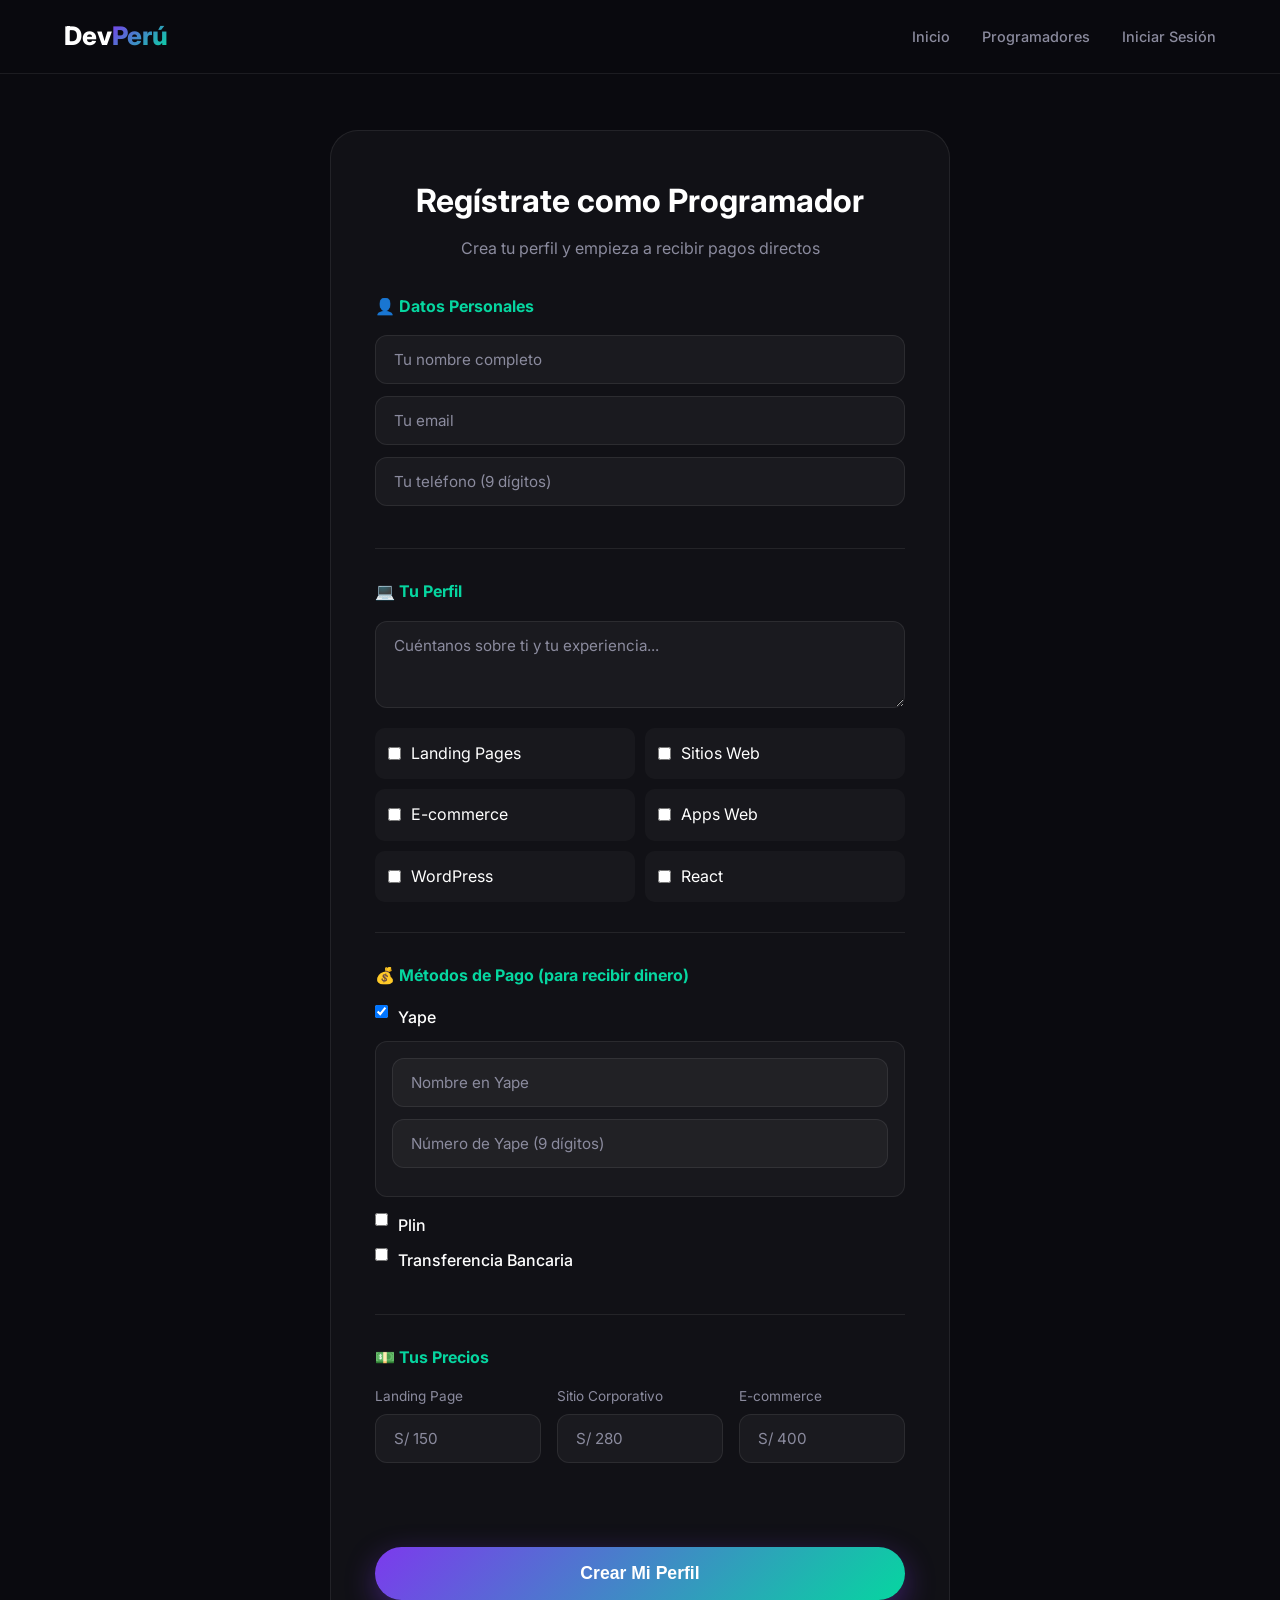
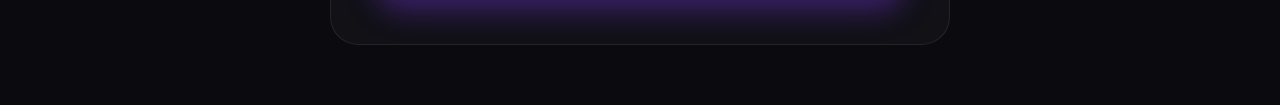
<file: dev-register.html>
<!DOCTYPE html>
<html lang="es">
<head>
    <meta charset="UTF-8">
    <meta name="viewport" content="width=device-width, initial-scale=1.0">
    <title>Registro Programador - DevPerú Studio</title>
    <link rel="stylesheet" href="styles.css">
    <link rel="stylesheet" href="dev-styles.css">
    <link href="https://fonts.googleapis.com/css2?family=Inter:wght@400;500;600;700;800&display=swap" rel="stylesheet">
</head>
<body>
    <header class="header">
        <div class="container">
            <a href="index.html" class="logo">Dev<span>Perú</span></a>
            <nav class="nav">
                <a href="index.html">Inicio</a>
                <a href="developers.html">Programadores</a>
                <a href="dev-login.html">Iniciar Sesión</a>
            </nav>
            <button class="menu-btn" id="menuBtn">☰</button>
        </div>
    </header>

    <section class="dev-register-page">
        <div class="container">
            <div class="register-card">
                <h1>Regístrate como <span>Programador</span></h1>
                <p>Crea tu perfil y empieza a recibir pagos directos</p>

                <form id="registerForm">
                    <div class="form-section">
                        <h3>👤 Datos Personales</h3>
                        <input type="text" id="devName" placeholder="Tu nombre completo" required>
                        <input type="email" id="devEmail" placeholder="Tu email" required>
                        <input type="tel" id="devPhone" placeholder="Tu teléfono (9 dígitos)" required>
                    </div>

                    <div class="form-section">
                        <h3>💻 Tu Perfil</h3>
                        <textarea id="devBio" placeholder="Cuéntanos sobre ti y tu experiencia..." rows="3"></textarea>
                        <div class="skills-grid">
                            <label class="skill-check">
                                <input type="checkbox" name="skills" value="landing"> Landing Pages
                            </label>
                            <label class="skill-check">
                                <input type="checkbox" name="skills" value="web"> Sitios Web
                            </label>
                            <label class="skill-check">
                                <input type="checkbox" name="skills" value="ecommerce"> E-commerce
                            </label>
                            <label class="skill-check">
                                <input type="checkbox" name="skills" value="app"> Apps Web
                            </label>
                            <label class="skill-check">
                                <input type="checkbox" name="skills" value="wordpress"> WordPress
                            </label>
                            <label class="skill-check">
                                <input type="checkbox" name="skills" value="react"> React
                            </label>
                        </div>
                    </div>

                    <div class="form-section">
                        <h3>💰 Métodos de Pago (para recibir dinero)</h3>
                        
                        <div class="payment-toggle">
                            <label>
                                <input type="checkbox" id="yapeEnabled" checked> Yape
                            </label>
                        </div>
                        <div class="payment-fields" id="yapeFields">
                            <input type="text" id="yapeName" placeholder="Nombre en Yape">
                            <input type="tel" id="yapeNumber" placeholder="Número de Yape (9 dígitos)">
                        </div>

                        <div class="payment-toggle">
                            <label>
                                <input type="checkbox" id="plinEnabled"> Plin
                            </label>
                        </div>
                        <div class="payment-fields" id="plinFields" style="display:none">
                            <input type="text" id="plinName" placeholder="Nombre en Plin">
                            <input type="tel" id="plinNumber" placeholder="Número de Plin (9 dígitos)">
                        </div>

                        <div class="payment-toggle">
                            <label>
                                <input type="checkbox" id="bankEnabled"> Transferencia Bancaria
                            </label>
                        </div>
                        <div class="payment-fields" id="bankFields" style="display:none">
                            <select id="bankName">
                                <option value="">Selecciona banco</option>
                                <option value="BCP">BCP</option>
                                <option value="Interbank">Interbank</option>
                                <option value="BBVA">BBVA</option>
                                <option value="Scotiabank">Scotiabank</option>
                            </select>
                            <input type="text" id="bankAccount" placeholder="N° de Cuenta">
                            <input type="text" id="bankHolder" placeholder="Titular de la cuenta">
                        </div>
                    </div>

                    <div class="form-section">
                        <h3>💵 Tus Precios</h3>
                        <div class="price-inputs">
                            <div class="price-item">
                                <label>Landing Page</label>
                                <input type="number" id="priceLanding" placeholder="S/ 150">
                            </div>
                            <div class="price-item">
                                <label>Sitio Corporativo</label>
                                <input type="number" id="priceCorp" placeholder="S/ 280">
                            </div>
                            <div class="price-item">
                                <label>E-commerce</label>
                                <input type="number" id="priceEcom" placeholder="S/ 400">
                            </div>
                        </div>
                    </div>

                    <button type="submit" class="btn btn-primary btn-full">Crear Mi Perfil</button>
                </form>
            </div>
        </div>
    </section>

    <script src="dev-register.js"></script>
</body>
</html>
</file>
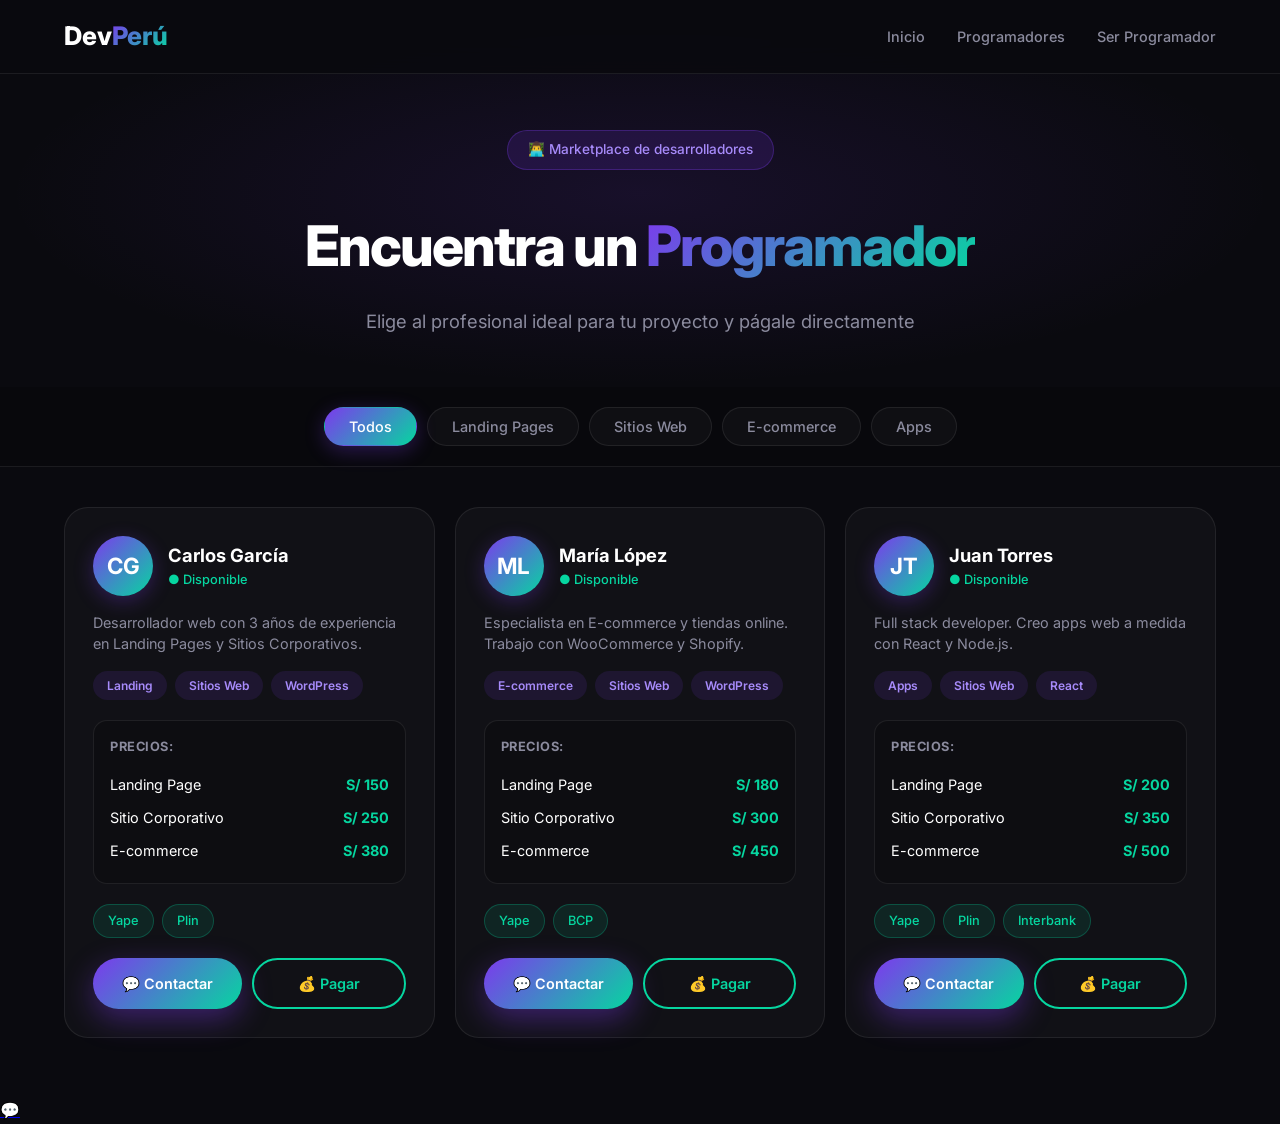
<file: developers.html>
<!DOCTYPE html>
<html lang="es">
<head>
    <meta charset="UTF-8">
    <meta name="viewport" content="width=device-width, initial-scale=1.0">
    <title>Programadores - DevPerú Studio</title>
    <link rel="stylesheet" href="styles.css">
    <link rel="stylesheet" href="dev-styles.css">
    <link href="https://fonts.googleapis.com/css2?family=Inter:wght@400;500;600;700;800&display=swap" rel="stylesheet">
</head>
<body>
    <header class="header">
        <div class="container">
            <a href="index.html" class="logo">Dev<span>Perú</span></a>
            <nav class="nav">
                <a href="index.html">Inicio</a>
                <a href="developers.html">Programadores</a>
                <a href="dev-register.html">Ser Programador</a>
            </nav>
            <button class="menu-btn" id="menuBtn">☰</button>
        </div>
    </header>

    <section class="dev-hero">
        <div class="container">
            <div class="hero-badge">👨‍💻 Marketplace de desarrolladores</div>
            <h1>Encuentra un <span>Programador</span></h1>
            <p>Elige al profesional ideal para tu proyecto y págale directamente</p>
        </div>
    </section>

    <section class="dev-filters">
        <div class="container">
            <div class="filters">
                <button class="filter-btn active" data-filter="all">Todos</button>
                <button class="filter-btn" data-filter="landing">Landing Pages</button>
                <button class="filter-btn" data-filter="web">Sitios Web</button>
                <button class="filter-btn" data-filter="ecommerce">E-commerce</button>
                <button class="filter-btn" data-filter="app">Apps</button>
            </div>
        </div>
    </section>

    <section class="dev-list">
        <div class="container">
            <div class="dev-grid" id="devGrid"></div>
            <div class="no-devs" id="noDevs" style="display:none;">
                <p>No hay programadores disponibles aún.</p>
                <a href="dev-register.html" class="btn btn-primary">Ser el primero</a>
            </div>
        </div>
    </section>

    <a href="https://wa.me/51953771229?text=Hola,%20vi%20su%20página%20web" target="_blank" class="whatsapp-float">💬</a>

    <script src="dev-list.js"></script>
</body>
</html>
</file>
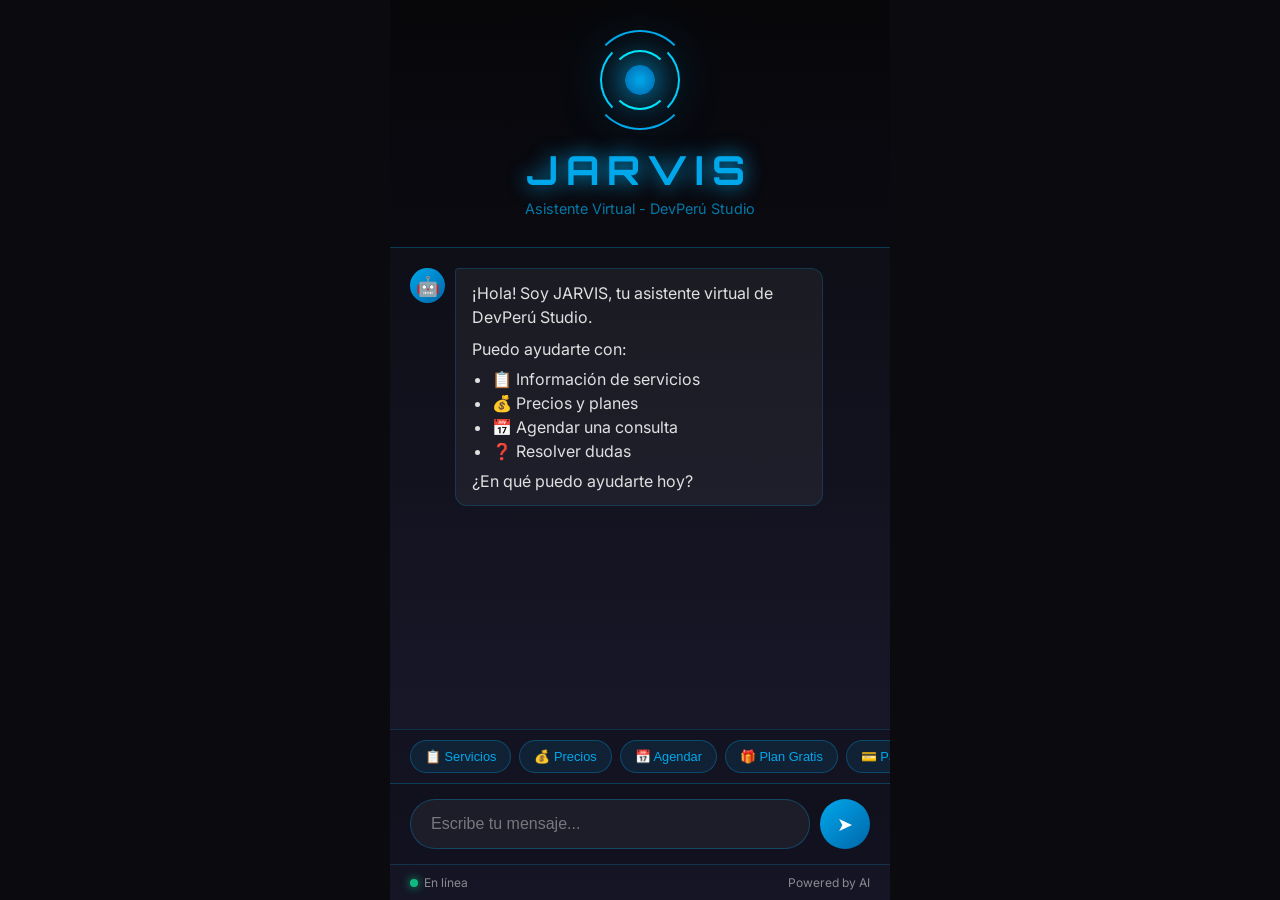
<file: jarvis.html>
<!DOCTYPE html>
<html lang="es">
<head>
    <meta charset="UTF-8">
    <meta name="viewport" content="width=device-width, initial-scale=1.0">
    <title>Jarvis - Asistente DevPerú Studio</title>
    <link rel="stylesheet" href="jarvis-styles.css">
    <link href="https://fonts.googleapis.com/css2?family=Orbitron:wght@400;700&family=Inter:wght@400;500;600&display=swap" rel="stylesheet">
</head>
<body>
    <div class="jarvis-container">
        <!-- Header -->
        <div class="jarvis-header">
            <div class="jarvis-logo">
                <div class="logo-ring">
                    <div class="ring ring-1"></div>
                    <div class="ring ring-2"></div>
                    <div class="ring ring-3"></div>
                    <div class="core"></div>
                </div>
            </div>
            <h1>JARVIS</h1>
            <p class="subtitle">Asistente Virtual - DevPerú Studio</p>
        </div>

        <!-- Chat Area -->
        <div class="chat-area" id="chatArea">
            <div class="message jarvis-message">
                <div class="message-avatar">🤖</div>
                <div class="message-content">
                    <p>¡Hola! Soy JARVIS, tu asistente virtual de DevPerú Studio.</p>
                    <p>Puedo ayudarte con:</p>
                    <ul>
                        <li>📋 Información de servicios</li>
                        <li>💰 Precios y planes</li>
                        <li>📅 Agendar una consulta</li>
                        <li>❓ Resolver dudas</li>
                    </ul>
                    <p>¿En qué puedo ayudarte hoy?</p>
                </div>
            </div>
        </div>

        <!-- Quick Actions -->
        <div class="quick-actions">
            <button class="quick-btn" data-msg="¿Cuáles son sus servicios?">📋 Servicios</button>
            <button class="quick-btn" data-msg="¿Cuánto cuesta una landing page?">💰 Precios</button>
            <button class="quick-btn" data-msg="Quiero agendar una consulta">📅 Agendar</button>
            <button class="quick-btn" data-msg="¿Cómo funciona el plan gratis?">🎁 Plan Gratis</button>
            <button class="quick-btn" data-msg="¿Cuáles son los métodos de pago?">💳 Pagos</button>
            <button class="quick-btn" data-msg="Hablar con un asesor">👨‍💻 Asesor</button>
        </div>

        <!-- Input Area -->
        <div class="input-area">
            <input type="text" id="userInput" placeholder="Escribe tu mensaje..." autocomplete="off">
            <button id="sendBtn" class="send-btn">
                <span>➤</span>
            </button>
        </div>

        <!-- Status Bar -->
        <div class="status-bar">
            <div class="status-item">
                <span class="status-dot online"></span>
                <span>En línea</span>
            </div>
            <div class="status-item">
                <span>Powered by AI</span>
            </div>
        </div>
    </div>

    <script src="jarvis-script.js"></script>
</body>
</html>
</file>
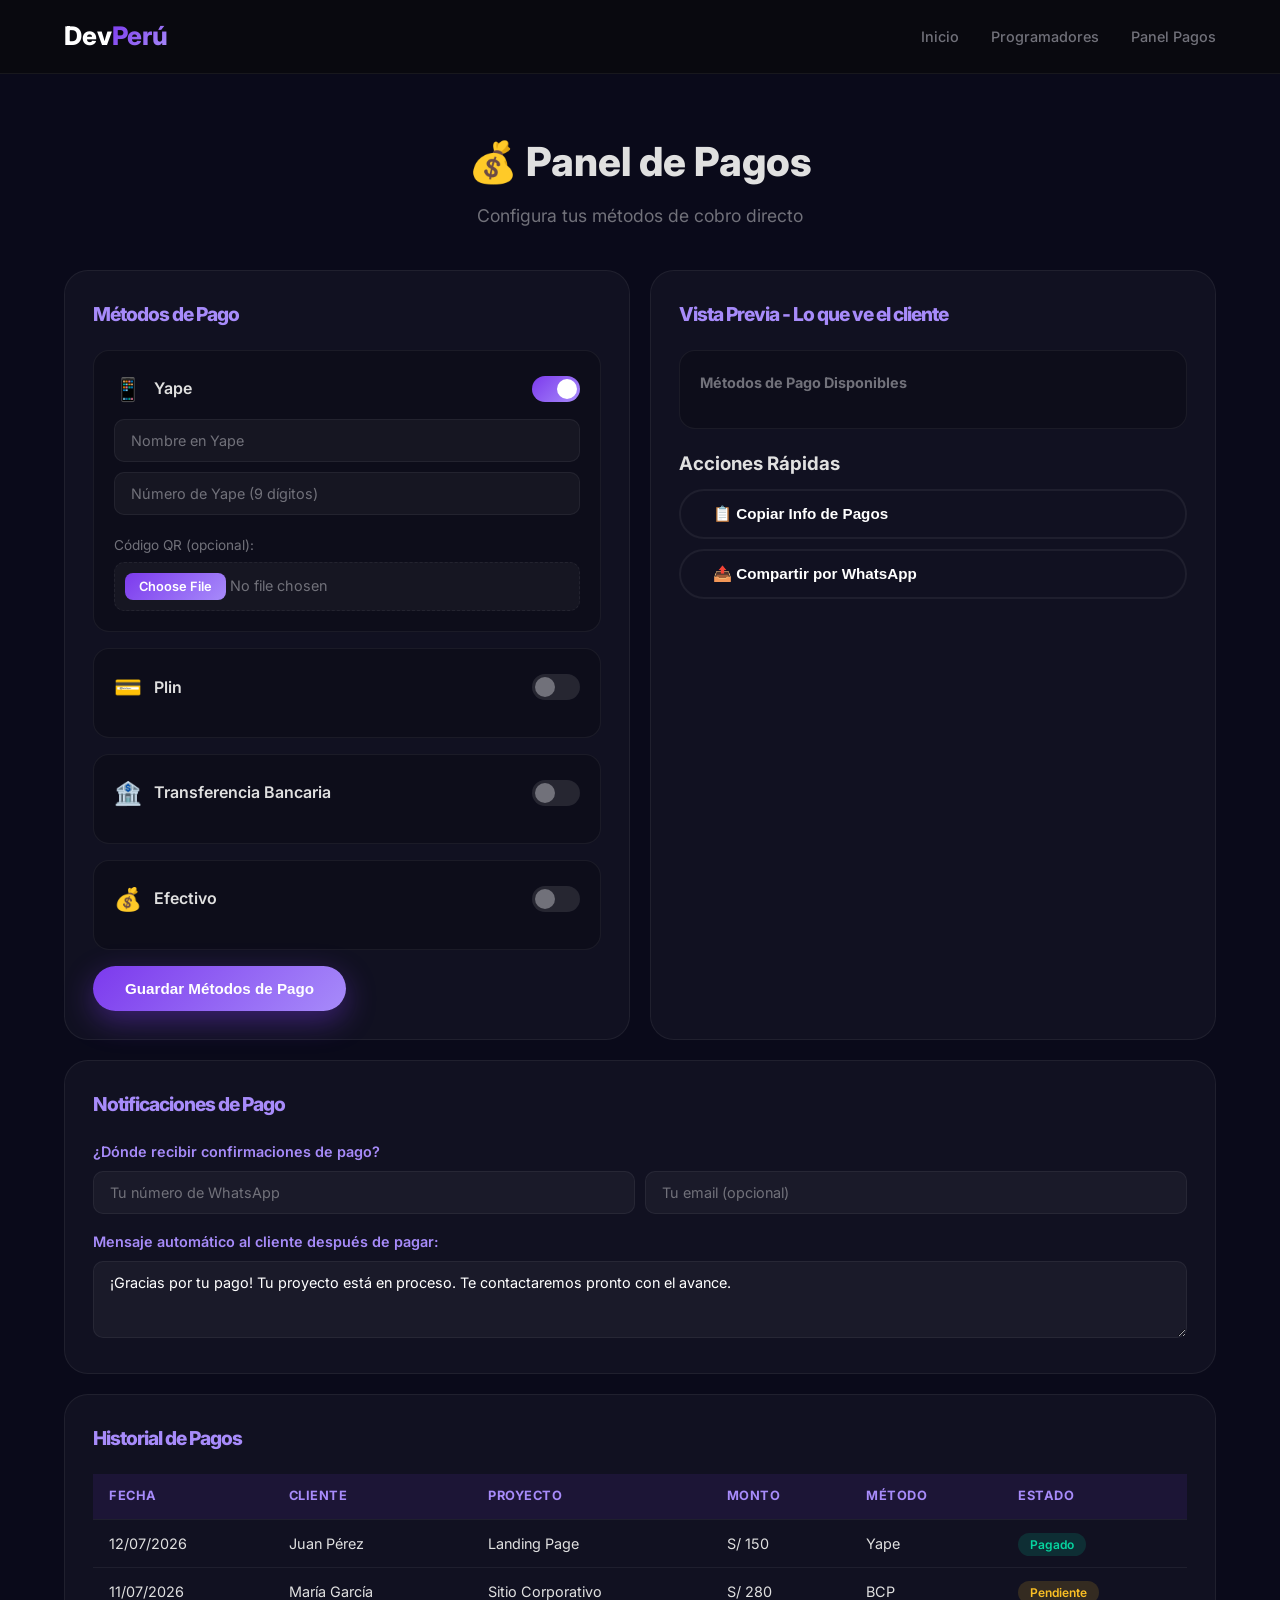
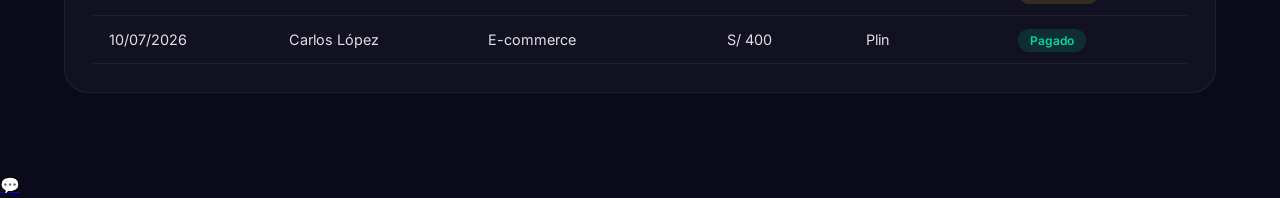
<file: panel-pagos.html>
<!DOCTYPE html>
<html lang="es">
<head>
    <meta charset="UTF-8">
    <meta name="viewport" content="width=device-width, initial-scale=1.0">
    <title>Panel de Pagos - DevPerú Studio</title>
    <link rel="stylesheet" href="styles.css">
    <link rel="stylesheet" href="panel-styles.css">
    <link href="https://fonts.googleapis.com/css2?family=Inter:wght@400;500;600;700;800&display=swap" rel="stylesheet">
</head>
<body>
    <header class="header">
        <div class="container">
            <a href="index.html" class="logo">Dev<span>Perú</span></a>
            <nav class="nav">
                <a href="index.html">Inicio</a>
                <a href="developers.html">Programadores</a>
                <a href="panel-pagos.html">Panel Pagos</a>
            </nav>
            <button class="menu-btn" id="menuBtn">☰</button>
        </div>
    </header>

    <section class="panel-page">
        <div class="container">
            <div class="panel-header">
                <h1>💰 Panel de Pagos</h1>
                <p>Configura tus métodos de cobro directo</p>
            </div>

            <div class="panel-grid">
                <div class="card">
                    <h2>Métodos de Pago</h2>
                    <form id="paymentMethodsForm">
                        <div class="payment-method">
                            <div class="method-header">
                                <span class="method-icon">📱</span>
                                <h3>Yape</h3>
                                <label class="toggle">
                                    <input type="checkbox" id="yapeEnabled" checked>
                                    <span class="slider"></span>
                                </label>
                            </div>
                            <div class="method-fields" id="yapeFields">
                                <input type="text" id="yapeName" placeholder="Nombre en Yape">
                                <input type="tel" id="yapeNumber" placeholder="Número de Yape (9 dígitos)">
                                <div class="qr-upload">
                                    <label for="yapeQR">Código QR (opcional):</label>
                                    <input type="file" id="yapeQR" accept="image/*">
                                </div>
                            </div>
                        </div>

                        <div class="payment-method">
                            <div class="method-header">
                                <span class="method-icon">💳</span>
                                <h3>Plin</h3>
                                <label class="toggle">
                                    <input type="checkbox" id="plinEnabled">
                                    <span class="slider"></span>
                                </label>
                            </div>
                            <div class="method-fields" id="plinFields" style="display:none">
                                <input type="text" id="plinName" placeholder="Nombre en Plin">
                                <input type="tel" id="plinNumber" placeholder="Número de Plin (9 dígitos)">
                            </div>
                        </div>

                        <div class="payment-method">
                            <div class="method-header">
                                <span class="method-icon">🏦</span>
                                <h3>Transferencia Bancaria</h3>
                                <label class="toggle">
                                    <input type="checkbox" id="bankEnabled">
                                    <span class="slider"></span>
                                </label>
                            </div>
                            <div class="method-fields" id="bankFields" style="display:none">
                                <select id="bankName">
                                    <option value="">Selecciona banco</option>
                                    <option value="BCP">BCP</option>
                                    <option value="Interbank">Interbank</option>
                                    <option value="BBVA">BBVA</option>
                                    <option value="Scotiabank">Scotiabank</option>
                                    <option value="BanBif">BanBif</option>
                                    <option value="Pichincha">Pichincha</option>
                                    <option value="Mi Banco">Mi Banco</option>
                                </select>
                                <input type="text" id="bankAccount" placeholder="N° de Cuenta">
                                <input type="text" id="bankCCI" placeholder="CCI (opcional)">
                                <input type="text" id="bankHolder" placeholder="Titular de la cuenta">
                            </div>
                        </div>

                        <div class="payment-method">
                            <div class="method-header">
                                <span class="method-icon">💰</span>
                                <h3>Efectivo</h3>
                                <label class="toggle">
                                    <input type="checkbox" id="cashEnabled">
                                    <span class="slider"></span>
                                </label>
                            </div>
                            <div class="method-fields" id="cashFields" style="display:none">
                                <input type="text" id="cashLocation" placeholder="Punto de entrega">
                                <input type="text" id="cashTime" placeholder="Horario disponible">
                            </div>
                        </div>

                        <button type="submit" class="btn btn-primary">Guardar Métodos de Pago</button>
                    </form>
                </div>

                <div class="card">
                    <h2>Vista Previa - Lo que ve el cliente</h2>
                    <div class="preview-section">
                        <div class="preview-header">
                            <h3>Métodos de Pago Disponibles</h3>
                        </div>
                        <div class="preview-methods" id="previewMethods"></div>
                    </div>

                    <div class="actions">
                        <h3>Acciones Rápidas</h3>
                        <button class="btn btn-secondary" onclick="copyPaymentInfo()">📋 Copiar Info de Pagos</button>
                        <button class="btn btn-secondary" onclick="sharePaymentInfo()">📤 Compartir por WhatsApp</button>
                    </div>
                </div>
            </div>

            <div class="card full-width">
                <h2>Notificaciones de Pago</h2>
                <div class="notification-settings">
                    <div class="setting-item">
                        <label>¿Dónde recibir confirmaciones de pago?</label>
                        <div class="setting-options">
                            <input type="tel" id="notifPhone" placeholder="Tu número de WhatsApp">
                            <input type="email" id="notifEmail" placeholder="Tu email (opcional)">
                        </div>
                    </div>
                    <div class="setting-item">
                        <label>Mensaje automático al cliente después de pagar:</label>
                        <textarea id="thankYouMessage" rows="3">¡Gracias por tu pago! Tu proyecto está en proceso. Te contactaremos pronto con el avance.</textarea>
                    </div>
                </div>
            </div>

            <div class="card full-width">
                <h2>Historial de Pagos</h2>
                <div class="payment-history">
                    <table>
                        <thead>
                            <tr>
                                <th>Fecha</th>
                                <th>Cliente</th>
                                <th>Proyecto</th>
                                <th>Monto</th>
                                <th>Método</th>
                                <th>Estado</th>
                            </tr>
                        </thead>
                        <tbody id="paymentHistory">
                            <tr>
                                <td>12/07/2026</td>
                                <td>Juan Pérez</td>
                                <td>Landing Page</td>
                                <td>S/ 150</td>
                                <td>Yape</td>
                                <td><span class="status paid">Pagado</span></td>
                            </tr>
                            <tr>
                                <td>11/07/2026</td>
                                <td>María García</td>
                                <td>Sitio Corporativo</td>
                                <td>S/ 280</td>
                                <td>BCP</td>
                                <td><span class="status pending">Pendiente</span></td>
                            </tr>
                            <tr>
                                <td>10/07/2026</td>
                                <td>Carlos López</td>
                                <td>E-commerce</td>
                                <td>S/ 400</td>
                                <td>Plin</td>
                                <td><span class="status paid">Pagado</span></td>
                            </tr>
                        </tbody>
                    </table>
                </div>
            </div>
        </div>
    </section>

    <a href="https://wa.me/51953771229?text=Hola,%20necesito%20ayuda" target="_blank" class="whatsapp-float">💬</a>

    <script src="panel-script.js"></script>
</body>
</html>
</file>
<file: styles.css>
*{margin:0;padding:0;box-sizing:border-box}
:root{--primary:#7c3aed;--primary-light:#a78bfa;--accent:#06d6a0;--dark:#0a0a0f;--dark2:#12121a;--gray:#8b8b9e;--white:#fff;--gradient:linear-gradient(135deg,#7c3aed,#06d6a0);--glass:rgba(255,255,255,0.03);--glass-border:rgba(255,255,255,0.08)}
html{scroll-behavior:smooth}
body{font-family:'Inter',sans-serif;color:var(--white);line-height:1.6;background:var(--dark);overflow-x:hidden}
.container{max-width:1200px;margin:0 auto;padding:0 24px}
.header{background:rgba(10,10,15,0.85);backdrop-filter:blur(20px);padding:1rem 0;position:fixed;width:100%;top:0;border-bottom:1px solid var(--glass-border);z-index:1000}
.header .container{display:flex;justify-content:space-between;align-items:center}
.logo{font-size:1.6rem;font-weight:800;color:var(--white);text-decoration:none}
.logo span{background:var(--gradient);-webkit-background-clip:text;-webkit-text-fill-color:transparent;background-clip:text}
.nav{display:flex;align-items:center;gap:2rem}
.nav a{text-decoration:none;color:var(--gray);transition:all .3s;font-size:.9rem;font-weight:500;position:relative}
.nav a::after{content:'';position:absolute;bottom:-5px;left:0;width:0;height:2px;background:var(--gradient);transition:width .3s}
.nav a:hover{color:var(--white)}
.nav a:hover::after{width:100%}
.menu-btn{display:none;background:none;border:none;font-size:1.5rem;cursor:pointer;color:var(--white)}
.hero{min-height:100vh;display:flex;align-items:center;justify-content:center;text-align:center;position:relative;overflow:hidden}
.hero::before{content:'';position:absolute;width:800px;height:800px;background:radial-gradient(circle,rgba(124,58,237,0.15),transparent 70%);top:-300px;right:-200px;animation:float 8s ease-in-out infinite}
.hero::after{content:'';position:absolute;width:600px;height:600px;background:radial-gradient(circle,rgba(6,214,160,0.1),transparent 70%);bottom:-200px;left:-150px;animation:float 10s ease-in-out infinite reverse}
@keyframes float{0%,100%{transform:translate(0,0)}50%{transform:translate(30px,-30px)}}
.hero-content{position:relative;z-index:1}
.hero-badge{display:inline-block;background:rgba(124,58,237,0.15);border:1px solid rgba(124,58,237,0.3);color:var(--primary-light);padding:8px 20px;border-radius:50px;font-size:.85rem;font-weight:500;margin-bottom:2rem;animation:fadeInUp .8s ease}
.hero h1{font-size:clamp(2.5rem,6vw,4.5rem);font-weight:800;margin-bottom:1.5rem;line-height:1.1;letter-spacing:-2px;animation:fadeInUp .8s ease .1s backwards}
.hero h1 span{background:var(--gradient);-webkit-background-clip:text;-webkit-text-fill-color:transparent;background-clip:text}
.hero p{font-size:1.2rem;color:var(--gray);margin-bottom:3rem;max-width:600px;margin-left:auto;margin-right:auto;animation:fadeInUp .8s ease .2s backwards}
.hero-buttons{display:flex;gap:1rem;justify-content:center;animation:fadeInUp .8s ease .3s backwards;flex-wrap:wrap}
@keyframes fadeInUp{from{opacity:0;transform:translateY(30px)}to{opacity:1;transform:translateY(0)}}
.btn{padding:14px 32px;border-radius:50px;text-decoration:none;font-weight:600;font-size:.95rem;transition:all .3s;display:inline-flex;align-items:center;gap:8px;border:none;cursor:pointer}
.btn:hover{transform:translateY(-3px)}
.btn-primary{background:var(--gradient);color:var(--white);box-shadow:0 10px 30px rgba(124,58,237,0.4)}
.btn-primary:hover{box-shadow:0 15px 40px rgba(124,58,237,0.6)}
.btn-secondary{background:transparent;color:var(--white);border:2px solid var(--glass-border)}
.btn-secondary:hover{border-color:var(--accent);color:var(--accent)}
.btn-outline{background:transparent;color:var(--accent);border:2px solid var(--accent)}
.btn-outline:hover{background:var(--accent);color:var(--dark)}
.btn-free{background:linear-gradient(135deg,#06d6a0,#00d4ff);color:var(--dark);width:100%;justify-content:center;font-weight:700;box-shadow:0 10px 30px rgba(6,214,160,0.3)}
.btn-free:hover{box-shadow:0 15px 40px rgba(6,214,160,0.5)}
.precio-detail{color:var(--accent);font-weight:600;margin-bottom:1.5rem}
.precio-note{color:var(--gray);font-size:.8rem;margin-top:1rem}
.stats{background:var(--dark2);border-top:1px solid var(--glass-border);border-bottom:1px solid var(--glass-border);padding:3rem 0}
.stats .container{display:grid;grid-template-columns:repeat(3,1fr);gap:2rem;text-align:center}
.stat{padding:1rem}
.stat-number{display:block;font-size:3rem;font-weight:800;background:var(--gradient);-webkit-background-clip:text;-webkit-text-fill-color:transparent;background-clip:text;line-height:1;margin-bottom:.5rem}
.stat-label{font-size:.9rem;color:var(--gray)}
h2{font-size:2.5rem;font-weight:800;letter-spacing:-1px}
h2 span{background:var(--gradient);-webkit-background-clip:text;-webkit-text-fill-color:transparent;background-clip:text}
.servicios{padding:100px 0;background:var(--dark)}
.servicios h2,.portafolio h2,.proceso h2,.precios h2,.contacto h2{text-align:center;margin-bottom:1rem}
.servicios> .container> p,.portafolio> .container> .section-subtitle{text-align:center;color:var(--gray);margin-bottom:4rem;font-size:1.05rem}
.servicios-grid{display:grid;grid-template-columns:repeat(auto-fit,minmax(260px,1fr));gap:20px}
.servicio-card{background:var(--glass);backdrop-filter:blur(10px);padding:32px;border-radius:24px;text-align:center;transition:all .4s;border:1px solid var(--glass-border);position:relative;overflow:hidden}
.servicio-card::before{content:'';position:absolute;top:0;left:0;right:0;height:3px;background:var(--gradient);transform:scaleX(0);transition:transform .4s}
.servicio-card:hover{transform:translateY(-10px);border-color:rgba(124,58,237,0.3);box-shadow:0 25px 50px rgba(124,58,237,0.15)}
.servicio-card:hover::before{transform:scaleX(1)}
.servicio-icon{width:70px;height:70px;background:rgba(124,58,237,0.1);border-radius:20px;display:flex;align-items:center;justify-content:center;font-size:2rem;margin:0 auto 1.5rem;transition:all .4s}
.servicio-card:hover .servicio-icon{background:var(--gradient);transform:scale(1.1) rotate(5deg)}
.servicio-card h3{font-size:1.15rem;margin-bottom:.8rem;font-weight:700}
.servicio-card p{color:var(--gray);margin-bottom:1.5rem;font-size:.9rem;line-height:1.6}
.servicio-price{background:var(--gradient);-webkit-background-clip:text;-webkit-text-fill-color:transparent;background-clip:text;font-weight:700;font-size:1.1rem}
.portafolio{padding:100px 0;background:var(--dark2)}
.portfolio-grid{display:grid;grid-template-columns:repeat(auto-fit,minmax(360px,1fr));gap:24px}
.portfolio-card{border-radius:24px;overflow:hidden;border:1px solid var(--glass-border);transition:all .4s;cursor:pointer;background:var(--glass)}
.portfolio-card:hover{transform:translateY(-10px);box-shadow:0 30px 60px rgba(124,58,237,0.2);border-color:rgba(124,58,237,0.4)}
.portfolio-browser{border-radius:14px;overflow:hidden;border:1px solid var(--glass-border)}
.browser-bar{background:rgba(0,0,0,0.4);padding:10px 14px;display:flex;align-items:center;gap:12px;border-bottom:1px solid var(--glass-border)}
.browser-dots{display:flex;gap:6px}
.browser-dots i{width:10px;height:10px;border-radius:50%;display:block}
.browser-dots i:nth-child(1){background:#ef4444}
.browser-dots i:nth-child(2){background:#fbbf24}
.browser-dots i:nth-child(3){background:#22c55e}
.browser-url{flex:1;background:rgba(255,255,255,0.06);padding:6px 12px;border-radius:8px;font-size:.75rem;color:var(--gray);text-align:center}
.browser-preview{height:260px;overflow:hidden;position:relative;padding:16px}
.preview-nav-bar{display:flex;justify-content:space-between;padding:8px 0;margin-bottom:12px;font-size:.7rem;color:rgba(255,255,255,0.7);border-bottom:1px solid rgba(255,255,255,0.08);font-weight:600}
.preview-hero-text{text-align:center;padding:10px 0}
.preview-hero-text h4{font-size:.95rem;margin-bottom:4px;font-weight:700}
.preview-hero-text p{color:var(--gray);font-size:.7rem;margin-bottom:10px}
.preview-emoji{font-size:1.8rem;display:block;margin-bottom:6px}
.preview-btns{display:flex;gap:8px;justify-content:center;margin-top:6px}
.preview-btns span{padding:5px 14px;border-radius:20px;font-size:.65rem;font-weight:700;background:var(--gradient);color:var(--white);cursor:default}
.preview-btn{display:inline-block;padding:6px 16px;border-radius:20px;font-size:.65rem;font-weight:700;background:var(--gradient);color:var(--white);cursor:default}
.preview-menu-grid{display:grid;grid-template-columns:repeat(3,1fr);gap:8px;margin-top:10px}
.preview-menu-item{background:rgba(255,255,255,0.05);border-radius:10px;padding:8px;text-align:center;border:1px solid rgba(255,255,255,0.06)}
.preview-menu-item span:first-child{font-size:1rem;display:block;margin-bottom:2px}
.preview-menu-item p{font-size:.6rem;margin:0 0 2px}
.preview-price{color:var(--accent);font-weight:700;font-size:.7rem}
.preview-nav-bar span:first-child{font-weight:800;color:var(--white)}
.preview-product-grid{display:grid;grid-template-columns:repeat(2,1fr);gap:8px}
.preview-product{background:rgba(255,255,255,0.05);border-radius:10px;padding:8px;text-align:center;border:1px solid rgba(255,255,255,0.06)}
.preview-product-img{width:100%;height:50px;border-radius:8px;display:flex;align-items:center;justify-content:center;font-size:1.3rem;margin-bottom:4px}
.preview-product p{font-size:.6rem;margin:0 0 2px}
.preview-cart-bar{position:absolute;bottom:0;left:0;right:0;background:rgba(0,0,0,0.5);padding:8px 14px;display:flex;justify-content:space-between;font-size:.7rem;font-weight:600;border-top:1px solid var(--glass-border)}
.preview-corporate-hero{display:flex;flex-direction:column;gap:10px}
.preview-corporate-text{text-align:center;padding:8px 0}
.preview-corporate-text h4{font-size:.85rem;margin-bottom:4px;font-weight:700}
.preview-corporate-text p{font-size:.65rem;color:var(--gray);margin-bottom:6px}
.preview-corporate-services{display:grid;grid-template-columns:repeat(3,1fr);gap:8px}
.preview-service{background:rgba(255,255,255,0.05);border-radius:10px;padding:10px 6px;text-align:center;border:1px solid rgba(255,255,255,0.06)}
.preview-service span{font-size:1.1rem;display:block;margin-bottom:2px}
.preview-service p{font-size:.6rem}
.preview-sidebar{width:40px;background:rgba(0,0,0,0.3);display:flex;flex-direction:column;align-items:center;padding:10px 0;gap:12px;position:absolute;left:0;top:0;bottom:0;border-right:1px solid var(--glass-border)}
.preview-sidebar span{font-size:1rem;opacity:0.6}
.preview-dashboard-content{margin-left:40px;padding:12px}
.preview-dash-header{display:flex;justify-content:space-between;align-items:center;margin-bottom:10px}
.preview-dash-header h4{font-size:.8rem;font-weight:700}
.preview-dash-header span{font-size:.6rem;color:var(--gray)}
.preview-stats-row{display:grid;grid-template-columns:repeat(3,1fr);gap:8px;margin-bottom:10px}
.preview-stat-card{background:rgba(255,255,255,0.05);border-radius:8px;padding:8px;text-align:center;border:1px solid rgba(255,255,255,0.06)}
.preview-stat-card span{font-size:.75rem;font-weight:700;color:var(--accent);display:block}
.preview-stat-card p{font-size:.5rem;color:var(--gray);margin:0}
.preview-chart-placeholder{display:flex;align-items:flex-end;gap:6px;height:60px;padding:8px;background:rgba(255,255,255,0.03);border-radius:8px}
.preview-bar{flex:1;background:var(--gradient);border-radius:4px 4px 0 0;min-width:0}
.preview-courses-grid{display:grid;grid-template-columns:repeat(3,1fr);gap:8px}
.preview-course{background:rgba(255,255,255,0.05);border-radius:10px;padding:8px;text-align:center;border:1px solid rgba(255,255,255,0.06)}
.preview-course-img{width:100%;height:40px;border-radius:8px;display:flex;align-items:center;justify-content:center;font-size:1.2rem;margin-bottom:4px}
.preview-course p{font-size:.6rem;margin:0 0 2px}
.preview-course span{font-size:.55rem;color:var(--gray)}
.preview-search-bar{display:flex;gap:6px;margin-top:8px;justify-content:center}
.preview-search-bar span:first-child{background:rgba(255,255,255,0.06);padding:6px 12px;border-radius:20px;font-size:.65rem;color:var(--gray);border:1px solid var(--glass-border)}
.preview-properties-grid{display:grid;grid-template-columns:repeat(2,1fr);gap:8px;margin-top:10px}
.preview-property{background:rgba(255,255,255,0.05);border-radius:10px;overflow:hidden;border:1px solid rgba(255,255,255,0.06)}
.preview-property-img{height:50px;display:flex;align-items:center;justify-content:center;font-size:1.3rem}
.preview-property p{padding:4px 8px 0;font-size:.6rem;font-weight:600}
.preview-property span{display:block;padding:2px 8px 6px;font-size:.5rem;color:var(--gray)}
.portfolio-info{padding:20px}
.portfolio-info h4{font-size:1.1rem;margin-bottom:6px;font-weight:700}
.portfolio-info p{color:var(--gray);font-size:.9rem;margin-bottom:10px}
.portfolio-tag{display:inline-block;background:rgba(124,58,237,0.15);color:var(--primary-light);padding:5px 14px;border-radius:20px;font-size:.75rem;font-weight:600;margin-bottom:8px}
.portfolio-tech{display:block;font-size:.75rem;color:var(--gray);margin-top:6px;font-weight:500}
.proceso{padding:100px 0;background:var(--dark)}
.proceso-steps{display:grid;grid-template-columns:repeat(4,1fr);gap:20px}
.step{text-align:center;padding:2rem 1rem;position:relative}
.step::after{content:'→';position:absolute;right:-15px;top:50%;transform:translateY(-50%);color:var(--gray);font-size:1.5rem}
.step:last-child::after{display:none}
.step-number{display:inline-flex;align-items:center;justify-content:center;width:60px;height:60px;background:var(--gradient);border-radius:50%;font-size:1.5rem;font-weight:700;margin-bottom:1.5rem;box-shadow:0 10px 30px rgba(124,58,237,0.3)}
.step h3{margin-bottom:.8rem;font-size:1.1rem}
.step p{color:var(--gray);font-size:.9rem}
.precios{padding:100px 0;background:var(--dark2)}
.precios-grid{display:grid;grid-template-columns:repeat(auto-fit,minmax(260px,1fr));gap:20px;align-items:start}
.precio-card{background:var(--glass);backdrop-filter:blur(10px);border:1px solid var(--glass-border);border-radius:24px;padding:32px 24px;text-align:center;position:relative;transition:all .3s}
.precio-card:hover{transform:translateY(-5px)}
.precio-card.featured{border-color:var(--primary);box-shadow:0 0 40px rgba(124,58,237,0.3);transform:scale(1.03)}
.precio-card.free{border-color:var(--accent);background:linear-gradient(180deg,rgba(6,214,160,0.08),var(--glass))}
.badge{position:absolute;top:-12px;left:50%;transform:translateX(-50%);background:var(--gradient);color:var(--white);padding:5px 16px;border-radius:20px;font-size:.8rem;font-weight:600}
.badge-free{position:absolute;top:-12px;left:50%;transform:translateX(-50%);background:linear-gradient(135deg,#06d6a0,#00d4ff);color:var(--dark);padding:5px 16px;border-radius:20px;font-size:.8rem;font-weight:700}
.precio-card h3{margin-bottom:1rem;font-size:1.3rem}
.precio{font-size:3rem;font-weight:800;background:var(--gradient);-webkit-background-clip:text;-webkit-text-fill-color:transparent;background-clip:text;margin-bottom:1.5rem}
.precio-card ul{list-style:none;margin-bottom:2rem}
.precio-card li{padding:.6rem 0;border-bottom:1px solid rgba(255,255,255,0.05);color:var(--gray);font-size:.9rem}
.contacto{padding:100px 0;background:var(--dark)}
.contacto-content{display:grid;grid-template-columns:1.5fr 1fr;gap:3rem;align-items:start}
.contacto-form input,.contacto-form select,.contacto-form textarea{width:100%;padding:14px 18px;margin-bottom:12px;background:var(--glass);border:1px solid var(--glass-border);border-radius:14px;font-family:inherit;font-size:.95rem;color:var(--white);transition:border-color .3s}
.contacto-form input::placeholder,.contacto-form textarea::placeholder{color:var(--gray)}
.contacto-form input:focus,.contacto-form select:focus,.contacto-form textarea:focus{outline:none;border-color:var(--primary);box-shadow:0 0 20px rgba(124,58,237,0.15)}
.contacto-form select option{background:var(--dark)}
.contacto-info{display:flex;flex-direction:column;gap:12px}
.info-item{padding:16px;background:var(--glass);border-radius:14px;border:1px solid var(--glass-border);transition:all .3s}
.info-item:hover{border-color:rgba(124,58,237,0.3)}
.info-item strong{color:var(--gray);font-size:.8rem;display:block;margin-bottom:4px;text-transform:uppercase;letter-spacing:.5px}
.info-item a{color:var(--accent);text-decoration:none;font-weight:600}
.info-item a:hover{text-decoration:underline}
.payment-info{padding:16px;background:var(--glass);border-radius:14px;border:1px solid var(--glass-border)}
.payment-info strong{color:var(--gray);font-size:.8rem;display:block;margin-bottom:10px;text-transform:uppercase;letter-spacing:.5px}
.payment-methods-list{display:flex;gap:8px;flex-wrap:wrap}
.payment-methods-list span{background:rgba(124,58,237,0.15);padding:6px 14px;border-radius:20px;font-size:.8rem;border:1px solid rgba(124,58,237,0.2);color:var(--primary-light)}
.chat-widget{display:flex;align-items:center;gap:15px;padding:16px;background:linear-gradient(135deg,rgba(124,58,237,0.15),rgba(6,214,160,0.15));border-radius:14px;border:1px solid rgba(124,58,237,0.3);cursor:pointer;transition:all .3s}
.chat-widget:hover{transform:translateY(-3px);box-shadow:0 10px 30px rgba(124,58,237,0.2);border-color:var(--primary)}
.chat-widget-icon{font-size:2rem}
.chat-widget-text{flex:1}
.chat-widget-text strong{display:block;color:var(--white);font-size:.95rem;margin-bottom:2px}
.chat-widget-text span{color:var(--gray);font-size:.8rem}
.chat-widget-arrow{font-size:1.5rem;color:var(--accent)}
.theme-toggle{background:none;border:1px solid var(--glass-border);width:38px;height:38px;border-radius:50%;cursor:pointer;font-size:1.1rem;display:flex;align-items:center;justify-content:center;transition:all .3s;color:var(--white)}
.theme-toggle:hover{border-color:var(--primary);background:rgba(124,58,237,0.15)}
.cotizador{padding:100px 0;background:var(--dark)}
.cotizador-card{max-width:700px;margin:0 auto;background:var(--glass);border:1px solid var(--glass-border);border-radius:28px;padding:40px}
.cotizador-steps{display:flex;justify-content:center;gap:0;margin-bottom:32px}
.cot-step{display:flex;align-items:center;gap:8px;padding:10px 20px;color:var(--gray);font-size:.9rem;font-weight:500;border-bottom:2px solid transparent;transition:all .3s}
.cot-step.active{color:var(--primary-light);border-bottom-color:var(--primary)}
.cot-step span{width:28px;height:28px;border-radius:50%;background:rgba(255,255,255,0.06);display:flex;align-items:center;justify-content:center;font-size:.8rem;font-weight:700}
.cot-step.active span{background:var(--gradient);color:var(--white)}
.cot-panel h3{font-size:1.15rem;margin-bottom:20px;text-align:center}
.cot-options{display:grid;grid-template-columns:1fr 1fr;gap:12px;margin-bottom:24px}
@media(max-width:600px){.cot-options{grid-template-columns:1fr}}
.cot-option input{display:none}
.cot-option-content{display:flex;align-items:center;gap:12px;padding:16px 20px;background:rgba(255,255,255,0.03);border:1px solid var(--glass-border);border-radius:16px;cursor:pointer;transition:all .3s}
.cot-option input:checked+.cot-option-content{border-color:var(--primary);background:rgba(124,58,237,0.1)}
.cot-option-content:hover{border-color:rgba(124,58,237,0.3)}
.cot-icon{font-size:1.5rem}
.cot-option-content strong{display:block;font-size:.9rem}
.cot-option-content span{font-size:.8rem;color:var(--gray)}
.cot-next{width:100%}
.cot-extras{display:flex;flex-direction:column;gap:10px;margin-bottom:24px}
.cot-extra{display:flex;align-items:center;gap:12px;padding:14px 18px;background:rgba(255,255,255,0.03);border:1px solid var(--glass-border);border-radius:14px;cursor:pointer;transition:all .3s}
.cot-extra:hover{border-color:rgba(124,58,237,0.3)}
.cot-extra input{display:none}
.cot-extra:has(input:checked){border-color:var(--accent);background:rgba(6,214,160,0.06)}
.cot-extra input+div{flex:1}
.cot-extra input+div strong{display:block;font-size:.9rem;margin-bottom:2px}
.cot-extra input+div span{font-size:.8rem;color:var(--gray)}
.cot-extra-price{color:var(--accent);font-weight:700;font-size:.9rem;white-space:nowrap}
.cot-nav-btns{display:flex;gap:12px}
.cot-nav-btns .btn{flex:1;justify-content:center}
.cot-result{text-align:center}
.cot-result-type{font-size:1.1rem;font-weight:700;margin-bottom:12px;color:var(--primary-light)}
.cot-result-extras{display:flex;flex-wrap:wrap;gap:8px;justify-content:center;margin-bottom:16px}
.cot-result-extras span{background:rgba(6,214,160,0.1);border:1px solid rgba(6,214,160,0.25);padding:4px 12px;border-radius:20px;font-size:.8rem;color:var(--accent)}
.cot-result-divider{height:1px;background:var(--glass-border);margin:16px 0}
.cot-result-total{margin-bottom:20px}
.cot-result-total span:first-child{display:block;color:var(--gray);font-size:.9rem;margin-bottom:6px}
.cot-result-price{font-size:3.5rem;font-weight:800;background:var(--gradient);-webkit-background-clip:text;-webkit-text-fill-color:transparent;background-clip:text;line-height:1.1}
.cot-result-note{display:block;color:var(--gray);font-size:.75rem;margin-top:6px}
.cot-result-actions{display:flex;gap:12px;justify-content:center;margin-top:20px}
.cot-result-actions .btn{min-width:180px;justify-content:center}
.testimonios{padding:100px 0;background:var(--dark2)}
.testimonios-grid{display:grid;grid-template-columns:repeat(auto-fit,minmax(280px,1fr));gap:20px}
.testimonio-card{background:var(--glass);border:1px solid var(--glass-border);border-radius:24px;padding:28px;transition:all .3s}
.testimonio-card:hover{transform:translateY(-5px);border-color:rgba(124,58,237,0.3);box-shadow:0 15px 40px rgba(124,58,237,0.1)}
.testimonio-stars{color:#fbbf24;font-size:1rem;margin-bottom:14px;letter-spacing:2px}
.testimonio-text{color:var(--gray);font-size:.9rem;line-height:1.7;margin-bottom:20px;font-style:italic}
.testimonio-author{display:flex;align-items:center;gap:12px}
.testimonio-avatar{width:44px;height:44px;border-radius:50%;background:var(--gradient);display:flex;align-items:center;justify-content:center;font-size:.85rem;font-weight:700;color:var(--white);flex-shrink:0}
.testimonio-author strong{display:block;font-size:.9rem}
.testimonio-author span{font-size:.8rem;color:var(--gray)}
.faq{padding:100px 0;background:var(--dark)}
.faq-list{max-width:750px;margin:0 auto}
.faq-item{border:1px solid var(--glass-border);border-radius:16px;margin-bottom:12px;overflow:hidden;transition:border-color .3s}
.faq-item:hover{border-color:rgba(124,58,237,0.3)}
.faq-item.open{border-color:rgba(124,58,237,0.3)}
.faq-question{width:100%;background:none;border:none;color:var(--white);padding:20px 24px;font-size:1rem;font-weight:600;text-align:left;cursor:pointer;display:flex;justify-content:space-between;align-items:center;font-family:inherit;transition:color .3s}
.faq-question:hover{color:var(--primary-light)}
.faq-arrow{font-size:.8rem;color:var(--gray);transition:transform .3s}
.faq-item.open .faq-arrow{transform:rotate(180deg);color:var(--primary-light)}
.faq-answer{max-height:0;overflow:hidden;transition:max-height .3s ease,padding .3s ease}
.faq-item.open .faq-answer{max-height:200px;padding:0 24px 20px}
.faq-answer p{color:var(--gray);font-size:.9rem;line-height:1.7}
.reveal{opacity:0;transform:translateY(40px);transition:opacity .6s ease,transform .6s ease}
.reveal.visible{opacity:1;transform:translateY(0)}
.footer{background:rgba(0,0,0,0.3);border-top:1px solid var(--glass-border);padding:3rem 0 1.5rem;color:var(--gray);font-size:.85rem}
.footer-grid{display:grid;grid-template-columns:2fr 1fr 1fr 1fr;gap:2rem;margin-bottom:2rem}
.footer-col h4{color:var(--white);font-size:1rem;margin-bottom:12px;font-weight:700}
.footer-col h4 span{background:var(--gradient);-webkit-background-clip:text;-webkit-text-fill-color:transparent;background-clip:text}
.footer-col p{line-height:1.7}
.footer-col ul{list-style:none}
.footer-col li{padding:4px 0}
.footer-col a{color:var(--gray);text-decoration:none;transition:color .3s}
.footer-col a:hover{color:var(--accent)}
.footer-bottom{border-top:1px solid var(--glass-border);padding-top:1.5rem;text-align:center}
body.light{--dark:#f8f9fa;--dark2:#ffffff;--glass:rgba(0,0,0,0.02);--glass-border:rgba(0,0,0,0.08);--white:#1a1a2e;--gray:#6b7280;--primary:#7c3aed;--primary-light:#6d28d9}
body.light .header{background:rgba(248,249,250,0.9)}
body.light .footer{background:rgba(0,0,0,0.03);border-color:rgba(0,0,0,0.08)}
body.light .footer-col h4{color:#1a1a2e}
body.light .footer-bottom{border-color:rgba(0,0,0,0.08)}
body.light .precio-card,body.light .servicio-card,body.light .testimonio-card,body.light .faq-item,body.light .cotizador-card,body.light .info-item{background:rgba(0,0,0,0.02);border-color:rgba(0,0,0,0.08)}
body.light .faq-question{color:#1a1a2e}
body.light .faq-answer p{color:#6b7280}
body.light .cot-option-content,body.light .cot-extra{background:rgba(0,0,0,0.02);border-color:rgba(0,0,0,0.08)}
body.light .chat-widget{background:linear-gradient(135deg,rgba(124,58,237,0.08),rgba(6,214,160,0.08))}
body.light .whatsapp-float{box-shadow:0 5px 25px rgba(37,211,102,0.3)}
body.light .msg-bubble,body.light .preview-property{border-color:rgba(0,0,0,0.08)}
body.light .preview-nav-bar{color:rgba(0,0,0,0.6);border-color:rgba(0,0,0,0.08)}
body.light .preview-menu-item,body.light .preview-product,body.light .preview-service,body.light .preview-course,body.light .preview-stat-card{background:rgba(0,0,0,0.03);border-color:rgba(0,0,0,0.08)}
body.light .browser-bar{background:rgba(0,0,0,0.06)}
body.light .browser-url{background:rgba(0,0,0,0.06)}
body.light .preview-cart-bar,body.light .preview-sidebar,body.light .preview-dashboard-content{background:rgba(0,0,0,0.04);border-color:rgba(0,0,0,0.08)}
body.light .preview-chart-placeholder{background:rgba(0,0,0,0.03)}
body.light .chat-input-area{background:rgba(0,0,0,0.03)}
body.light .payment-history th{background:rgba(124,58,237,0.06)}
body.light .payment-history td{border-color:rgba(0,0,0,0.08)}
body.light .dev-card,body.light .register-card,body.light .card{background:rgba(0,0,0,0.02);border-color:rgba(0,0,0,0.08)}
body.light .method-fields input,body.light .method-fields select,body.light .payment-fields input,body.light .form-section input,body.light .form-section select,body.light .form-section textarea{background:rgba(0,0,0,0.03);border-color:rgba(0,0,0,0.08);color:#1a1a2e}
body.light .payment-history th{color:#6d28d9}
body.light .method-fields input::placeholder,body.light .form-section input::placeholder,body.light .form-section textarea::placeholder{color:#9ca3af}
@media(max-width:768px){.nav{display:none}.menu-btn{display:block}.hero h1{font-size:2.2rem}.hero p{font-size:1rem}.hero-buttons{flex-direction:column;align-items:center}.stats .container{grid-template-columns:1fr}.proceso-steps{grid-template-columns:repeat(2,1fr)}.step::after{display:none}.contacto-content{grid-template-columns:1fr}.precio-card.featured{transform:scale(1)}h2{font-size:1.8rem}.servicios-grid{grid-template-columns:1fr}.portfolio-grid{grid-template-columns:1fr}.precios-grid{grid-template-columns:1fr}.cotizador-steps{flex-wrap:wrap;justify-content:center}.cotizador-card{padding:24px}.testimonios-grid{grid-template-columns:1fr}.cot-result-actions{flex-direction:column}.cot-result-actions .btn{min-width:auto}.footer-grid{grid-template-columns:1fr 1fr;gap:1.5rem}}
</file>
<file: dev-styles.css>
.dev-hero{padding:130px 0 50px;text-align:center;background:radial-gradient(ellipse at center,rgba(124,58,237,0.12),transparent 70%)}
.dev-hero h1{font-size:3.5rem;font-weight:800;letter-spacing:-2px;margin-bottom:1rem}
.dev-hero h1 span{background:var(--gradient);-webkit-background-clip:text;-webkit-text-fill-color:transparent;background-clip:text}
.dev-hero p{color:var(--gray);font-size:1.15rem}
.dev-filters{padding:20px 0;background:rgba(0,0,0,0.2);border-bottom:1px solid var(--glass-border)}
.filters{display:flex;gap:10px;justify-content:center;flex-wrap:wrap}
.filter-btn{background:var(--glass);border:1px solid var(--glass-border);color:var(--gray);padding:10px 24px;border-radius:25px;cursor:pointer;transition:all .3s;font-family:inherit;font-weight:500;font-size:.9rem}
.filter-btn:hover,.filter-btn.active{background:var(--gradient);color:var(--white);border-color:transparent;box-shadow:0 5px 20px rgba(124,58,237,0.3)}
.dev-list{padding:40px 0 60px}
.dev-grid{display:grid;grid-template-columns:repeat(auto-fill,minmax(340px,1fr));gap:20px}
.dev-card{background:var(--glass);border:1px solid var(--glass-border);border-radius:24px;padding:28px;transition:all .4s}
.dev-card:hover{transform:translateY(-8px);border-color:rgba(124,58,237,0.3);box-shadow:0 20px 50px rgba(124,58,237,0.15)}
.dev-card-header{display:flex;align-items:center;gap:15px;margin-bottom:16px}
.dev-avatar{width:60px;height:60px;background:var(--gradient);border-radius:50%;display:flex;align-items:center;justify-content:center;font-size:1.4rem;font-weight:700;color:var(--white);box-shadow:0 5px 20px rgba(124,58,237,0.3)}
.dev-name{font-size:1.15rem;font-weight:700}
.dev-status{color:#06d6a0;font-size:.8rem;font-weight:500}
.dev-bio{color:var(--gray);font-size:.9rem;margin-bottom:16px;line-height:1.5}
.dev-skills{display:flex;gap:8px;flex-wrap:wrap;margin-bottom:20px}
.dev-skill{background:rgba(124,58,237,0.12);color:var(--primary-light);padding:5px 14px;border-radius:20px;font-size:.75rem;font-weight:600}
.dev-prices{background:rgba(0,0,0,0.2);border-radius:14px;padding:16px;margin-bottom:20px;border:1px solid var(--glass-border)}
.dev-prices h4{font-size:.8rem;color:var(--gray);margin-bottom:10px;text-transform:uppercase;letter-spacing:.5px}
.price-row{display:flex;justify-content:space-between;padding:5px 0;font-size:.9rem}
.price-row span:last-child{color:var(--accent);font-weight:700}
.dev-payment-methods{display:flex;gap:8px;margin-bottom:20px}
.dev-payment-method{background:rgba(6,214,160,0.1);border:1px solid rgba(6,214,160,0.25);padding:6px 14px;border-radius:20px;font-size:.8rem;color:var(--accent);font-weight:500}
.dev-actions{display:flex;gap:10px}
.dev-actions .btn{flex:1;text-align:center;padding:12px;font-size:.9rem;justify-content:center}
.no-devs{text-align:center;padding:80px 20px;color:var(--gray)}
.no-devs p{font-size:1.2rem;margin-bottom:24px}
.dev-register-page{padding:130px 0 60px}
.register-card{max-width:620px;margin:0 auto;background:var(--glass);border:1px solid var(--glass-border);border-radius:28px;padding:44px}
.register-card h1{font-size:2rem;margin-bottom:10px;text-align:center}
.register-card>p{text-align:center;color:var(--gray);margin-bottom:32px}
.form-section{margin-bottom:30px;padding-bottom:30px;border-bottom:1px solid var(--glass-border)}
.form-section:last-of-type{border-bottom:none}
.form-section h3{font-size:1rem;margin-bottom:16px;color:var(--accent)}
.form-section input,.form-section select,.form-section textarea{width:100%;padding:14px 18px;margin-bottom:12px;background:rgba(255,255,255,0.04);border:1px solid var(--glass-border);border-radius:12px;color:var(--white);font-family:inherit;font-size:.95rem;transition:border-color .3s}
.form-section input:focus,.form-section select:focus,.form-section textarea:focus{outline:none;border-color:var(--primary)}
.form-section input::placeholder,.form-section textarea::placeholder{color:var(--gray)}
.form-section select option{background:var(--dark)}
.skills-grid{display:grid;grid-template-columns:repeat(2,1fr);gap:10px}
.skill-check{display:flex;align-items:center;gap:10px;padding:12px;background:rgba(255,255,255,0.03);border-radius:10px;cursor:pointer;transition:all .2s;border:1px solid transparent}
.skill-check:hover{background:rgba(124,58,237,0.1);border-color:rgba(124,58,237,0.2)}
.skill-check input{width:auto;margin:0}
.payment-toggle{margin-bottom:10px}
.payment-toggle label{display:flex;align-items:center;gap:10px;cursor:pointer;font-weight:500}
.payment-toggle input{width:auto}
.payment-fields{padding:16px;background:rgba(255,255,255,0.03);border-radius:12px;margin-bottom:16px;border:1px solid var(--glass-border)}
.price-inputs{display:grid;grid-template-columns:repeat(auto-fit,minmax(160px,1fr));gap:16px}
.price-item label{display:block;font-size:.85rem;color:var(--gray);margin-bottom:6px}
.price-item input{width:100%}
.btn-full{width:100%;padding:16px;font-size:1.1rem;margin-top:12px;justify-content:center}
</file>
<file: jarvis-styles.css>
* {
    margin: 0;
    padding: 0;
    box-sizing: border-box;
}

body {
    font-family: 'Inter', sans-serif;
    background: #0a0a0f;
    min-height: 100vh;
    overflow-x: hidden;
}

.jarvis-container {
    max-width: 500px;
    margin: 0 auto;
    min-height: 100vh;
    display: flex;
    flex-direction: column;
    background: linear-gradient(180deg, #0a0a0f 0%, #1a1a2e 100%);
    position: relative;
}

/* Header */
.jarvis-header {
    text-align: center;
    padding: 30px 20px;
    background: rgba(0,0,0,0.3);
    border-bottom: 1px solid rgba(0, 168, 235, 0.3);
}

.jarvis-logo {
    width: 100px;
    height: 100px;
    margin: 0 auto 15px;
    position: relative;
}

.logo-ring {
    width: 100%;
    height: 100%;
    position: relative;
    animation: rotate 10s linear infinite;
}

.ring {
    position: absolute;
    border: 2px solid transparent;
    border-radius: 50%;
}

.ring-1 {
    width: 100%;
    height: 100%;
    border-top-color: #00a8eb;
    border-bottom-color: #00a8eb;
    animation: rotate 3s linear infinite;
}

.ring-2 {
    width: 80%;
    height: 80%;
    top: 10%;
    left: 10%;
    border-left-color: #00d4ff;
    border-right-color: #00d4ff;
    animation: rotate 2s linear infinite reverse;
}

.ring-3 {
    width: 60%;
    height: 60%;
    top: 20%;
    left: 20%;
    border-top-color: #00f5ff;
    border-bottom-color: #00f5ff;
    animation: rotate 1.5s linear infinite;
}

.core {
    position: absolute;
    width: 30%;
    height: 30%;
    top: 35%;
    left: 35%;
    background: radial-gradient(circle, #00a8eb, #0066aa);
    border-radius: 50%;
    box-shadow: 0 0 30px #00a8eb, 0 0 60px #00a8eb;
    animation: pulse 2s ease-in-out infinite;
}

@keyframes rotate {
    from { transform: rotate(0deg); }
    to { transform: rotate(360deg); }
}

@keyframes pulse {
    0%, 100% { transform: scale(1); opacity: 1; }
    50% { transform: scale(1.1); opacity: 0.8; }
}

.jarvis-header h1 {
    font-family: 'Orbitron', sans-serif;
    font-size: 2.5rem;
    color: #00a8eb;
    text-shadow: 0 0 20px #00a8eb;
    letter-spacing: 8px;
}

.jarvis-header .subtitle {
    color: rgba(0, 168, 235, 0.7);
    font-size: 0.9rem;
    margin-top: 5px;
}

/* Chat Area */
.chat-area {
    flex: 1;
    overflow-y: auto;
    padding: 20px;
    display: flex;
    flex-direction: column;
    gap: 15px;
}

.message {
    display: flex;
    gap: 10px;
    animation: fadeIn 0.3s ease;
}

@keyframes fadeIn {
    from { opacity: 0; transform: translateY(10px); }
    to { opacity: 1; transform: translateY(0); }
}

.message-avatar {
    width: 35px;
    height: 35px;
    border-radius: 50%;
    display: flex;
    align-items: center;
    justify-content: center;
    font-size: 1.2rem;
    flex-shrink: 0;
}

.jarvis-message .message-avatar {
    background: linear-gradient(135deg, #00a8eb, #0066aa);
}

.user-message .message-avatar {
    background: linear-gradient(135deg, #6366f1, #4f46e5);
}

.user-message {
    flex-direction: row-reverse;
}

.message-content {
    background: rgba(255,255,255,0.05);
    padding: 12px 16px;
    border-radius: 12px;
    max-width: 80%;
    border: 1px solid rgba(0, 168, 235, 0.2);
}

.jarvis-message .message-content {
    border-top-left-radius: 4px;
}

.user-message .message-content {
    background: rgba(99, 102, 241, 0.2);
    border-color: rgba(99, 102, 241, 0.3);
    border-top-right-radius: 4px;
}

.message-content p {
    color: #e0e0e0;
    margin-bottom: 8px;
    line-height: 1.5;
}

.message-content p:last-child {
    margin-bottom: 0;
}

.message-content ul {
    color: #e0e0e0;
    margin-left: 20px;
    margin-bottom: 8px;
}

.message-content li {
    margin-bottom: 4px;
}

/* Quick Actions */
.quick-actions {
    padding: 10px 20px;
    display: flex;
    gap: 8px;
    overflow-x: auto;
    background: rgba(0,0,0,0.2);
    border-top: 1px solid rgba(0, 168, 235, 0.2);
}

.quick-btn {
    background: rgba(0, 168, 235, 0.1);
    border: 1px solid rgba(0, 168, 235, 0.3);
    color: #00a8eb;
    padding: 8px 14px;
    border-radius: 20px;
    font-size: 0.8rem;
    cursor: pointer;
    white-space: nowrap;
    transition: all 0.3s;
}

.quick-btn:hover {
    background: rgba(0, 168, 235, 0.2);
    border-color: #00a8eb;
}

/* Input Area */
.input-area {
    padding: 15px 20px;
    display: flex;
    gap: 10px;
    background: rgba(0,0,0,0.3);
    border-top: 1px solid rgba(0, 168, 235, 0.3);
}

.input-area input {
    flex: 1;
    background: rgba(255,255,255,0.05);
    border: 1px solid rgba(0, 168, 235, 0.3);
    border-radius: 25px;
    padding: 12px 20px;
    color: #fff;
    font-size: 1rem;
    outline: none;
}

.input-area input:focus {
    border-color: #00a8eb;
}

.input-area input::placeholder {
    color: rgba(255,255,255,0.4);
}

.send-btn {
    width: 50px;
    height: 50px;
    border-radius: 50%;
    background: linear-gradient(135deg, #00a8eb, #0066aa);
    border: none;
    color: white;
    font-size: 1.2rem;
    cursor: pointer;
    transition: transform 0.2s, box-shadow 0.2s;
}

.send-btn:hover {
    transform: scale(1.05);
    box-shadow: 0 0 20px rgba(0, 168, 235, 0.5);
}

/* Status Bar */
.status-bar {
    display: flex;
    justify-content: space-between;
    padding: 10px 20px;
    background: rgba(0,0,0,0.2);
    border-top: 1px solid rgba(0, 168, 235, 0.2);
}

.status-item {
    display: flex;
    align-items: center;
    gap: 6px;
    color: rgba(255,255,255,0.5);
    font-size: 0.75rem;
}

.status-dot {
    width: 8px;
    height: 8px;
    border-radius: 50%;
    background: #666;
}

.status-dot.online {
    background: #10b981;
    box-shadow: 0 0 10px #10b981;
    animation: pulse-dot 2s infinite;
}

@keyframes pulse-dot {
    0%, 100% { opacity: 1; }
    50% { opacity: 0.5; }
}

/* Scrollbar */
.chat-area::-webkit-scrollbar {
    width: 4px;
}

.chat-area::-webkit-scrollbar-track {
    background: transparent;
}

.chat-area::-webkit-scrollbar-thumb {
    background: rgba(0, 168, 235, 0.3);
    border-radius: 2px;
}

/* Typing indicator */
.typing-indicator {
    display: flex;
    gap: 4px;
    padding: 10px;
}

.typing-dot {
    width: 8px;
    height: 8px;
    background: #00a8eb;
    border-radius: 50%;
    animation: typing 1.4s infinite;
}

.typing-dot:nth-child(2) {
    animation-delay: 0.2s;
}

.typing-dot:nth-child(3) {
    animation-delay: 0.4s;
}

@keyframes typing {
    0%, 60%, 100% { transform: translateY(0); opacity: 0.5; }
    30% { transform: translateY(-8px); opacity: 1; }
}
</file>
<file: panel-styles.css>
:root{--dark:#0a0a1a;--darker:#050510;--glass:rgba(255,255,255,0.03);--glass-border:rgba(255,255,255,0.06);--primary:#7c3aed;--primary-light:#a78bfa;--accent:#06d6a0;--text:#e0e0e0;--gray:#71717a;--white:#fff;--gradient:linear-gradient(135deg,#7c3aed,#a78bfa);--gradient-accent:linear-gradient(135deg,#06d6a0,#00d4ff)}

*{margin:0;padding:0;box-sizing:border-box}

body{font-family:'Inter',sans-serif;background:var(--dark);color:var(--text);overflow-x:hidden;line-height:1.6}

.panel-page{padding:130px 0 60px}
.panel-header{text-align:center;margin-bottom:40px}
.panel-header h1{font-size:2.5rem;font-weight:800;margin-bottom:.5rem}
.panel-header p{color:var(--gray);font-size:1.1rem}

.panel-grid{display:grid;grid-template-columns:1fr 1fr;gap:20px}
@media(max-width:768px){.panel-grid{grid-template-columns:1fr}}

.card{background:var(--glass);border:1px solid var(--glass-border);border-radius:24px;padding:28px;margin-bottom:20px}
.card h2{font-size:1.2rem;margin-bottom:20px;color:var(--primary-light)}

.full-width{grid-column:1/-1}

.payment-method{background:rgba(0,0,0,0.2);border-radius:16px;padding:20px;margin-bottom:16px;border:1px solid var(--glass-border)}
.method-header{display:flex;align-items:center;gap:12px;margin-bottom:12px}
.method-icon{font-size:1.4rem}
.method-header h3{flex:1;font-size:1rem;font-weight:600}

.toggle{position:relative;width:48px;height:26px;cursor:pointer}
.toggle input{opacity:0;width:0;height:0}
.slider{position:absolute;inset:0;background:rgba(255,255,255,0.1);border-radius:13px;transition:.3s}
.slider::before{content:'';position:absolute;width:20px;height:20px;border-radius:50%;background:var(--gray);left:3px;top:3px;transition:.3s}
.toggle input:checked+.slider{background:var(--gradient)}
.toggle input:checked+.slider::before{transform:translateX(22px);background:var(--white)}

.method-fields{display:flex;flex-direction:column;gap:10px}
.method-fields input,.method-fields select{width:100%;padding:12px 16px;background:rgba(255,255,255,0.04);border:1px solid var(--glass-border);border-radius:10px;color:var(--white);font-family:inherit;font-size:.9rem;transition:border-color .3s}
.method-fields input:focus,.method-fields select:focus{outline:none;border-color:var(--primary)}
.method-fields input::placeholder{color:var(--gray)}
.method-fields select option{background:var(--dark)}

.qr-upload{margin-top:10px}
.qr-upload label{font-size:.85rem;color:var(--gray);display:block;margin-bottom:6px}
.qr-upload input[type=file]{padding:10px;background:rgba(255,255,255,0.04);border:1px dashed var(--glass-border);border-radius:10px;color:var(--gray);cursor:pointer}
.qr-upload input[type=file]::file-selector-button{background:var(--gradient);border:none;color:var(--white);padding:6px 14px;border-radius:8px;cursor:pointer;font-family:inherit;font-weight:600;font-size:.8rem}

.preview-section{background:rgba(0,0,0,0.2);border-radius:16px;padding:20px;margin-bottom:20px;border:1px solid var(--glass-border)}
.preview-header h3{font-size:.9rem;color:var(--gray);margin-bottom:14px}
.preview-method{display:flex;align-items:center;gap:10px;padding:12px;background:rgba(255,255,255,0.03);border-radius:10px;margin-bottom:8px;border:1px solid var(--glass-border)}
.preview-icon{font-size:1.2rem}
.preview-name{font-weight:600;font-size:.9rem}
.preview-detail{color:var(--gray);font-size:.8rem}
.preview-qr{margin-top:8px;text-align:center}
.preview-qr img{max-width:140px;border-radius:10px;border:2px solid var(--glass-border)}

.actions{display:flex;flex-direction:column;gap:10px;margin-top:20px}

.notification-settings{display:flex;flex-direction:column;gap:16px}
.setting-item label{display:block;font-size:.9rem;font-weight:600;margin-bottom:8px;color:var(--primary-light)}
.setting-options{display:grid;grid-template-columns:1fr 1fr;gap:10px}
@media(max-width:600px){.setting-options{grid-template-columns:1fr}}
.setting-options input,.notification-settings textarea{padding:12px 16px;background:rgba(255,255,255,0.04);border:1px solid var(--glass-border);border-radius:10px;color:var(--white);font-family:inherit;font-size:.9rem;transition:border-color .3s}
.setting-options input:focus,.notification-settings textarea:focus{outline:none;border-color:var(--primary)}
.setting-options input::placeholder,.notification-settings textarea::placeholder{color:var(--gray)}
.notification-settings textarea{width:100%;resize:vertical}

.payment-history{overflow-x:auto}
.payment-history table{width:100%;border-collapse:collapse}
.payment-history th{text-align:left;padding:12px 16px;background:rgba(124,58,237,0.1);color:var(--primary-light);font-size:.8rem;text-transform:uppercase;letter-spacing:.5px;border-bottom:1px solid var(--glass-border)}
.payment-history td{padding:12px 16px;border-bottom:1px solid var(--glass-border);font-size:.9rem}
.payment-history tr:hover td{background:rgba(255,255,255,0.02)}
.status{padding:4px 12px;border-radius:20px;font-size:.75rem;font-weight:600}
.status.paid{background:rgba(6,214,160,0.15);color:#06d6a0}
.status.pending{background:rgba(251,191,36,0.15);color:#fbbf24}
</file>
